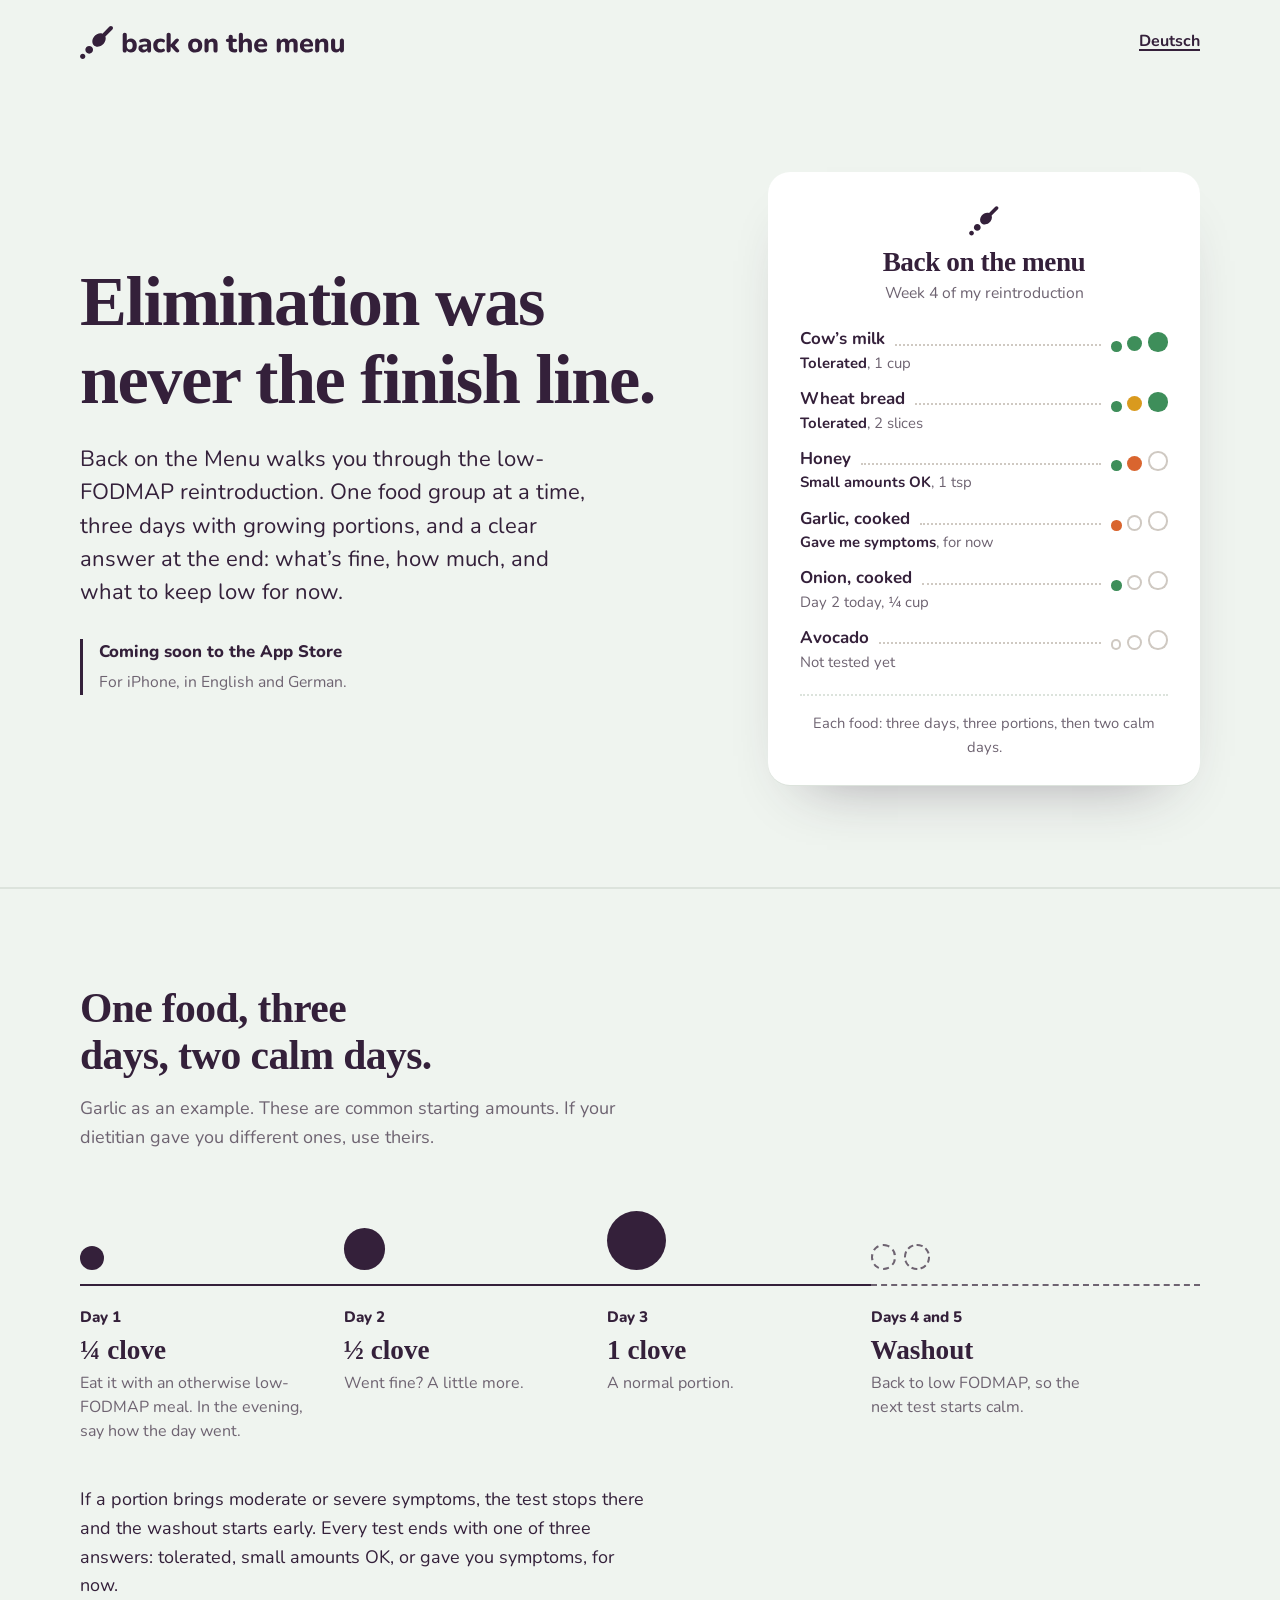
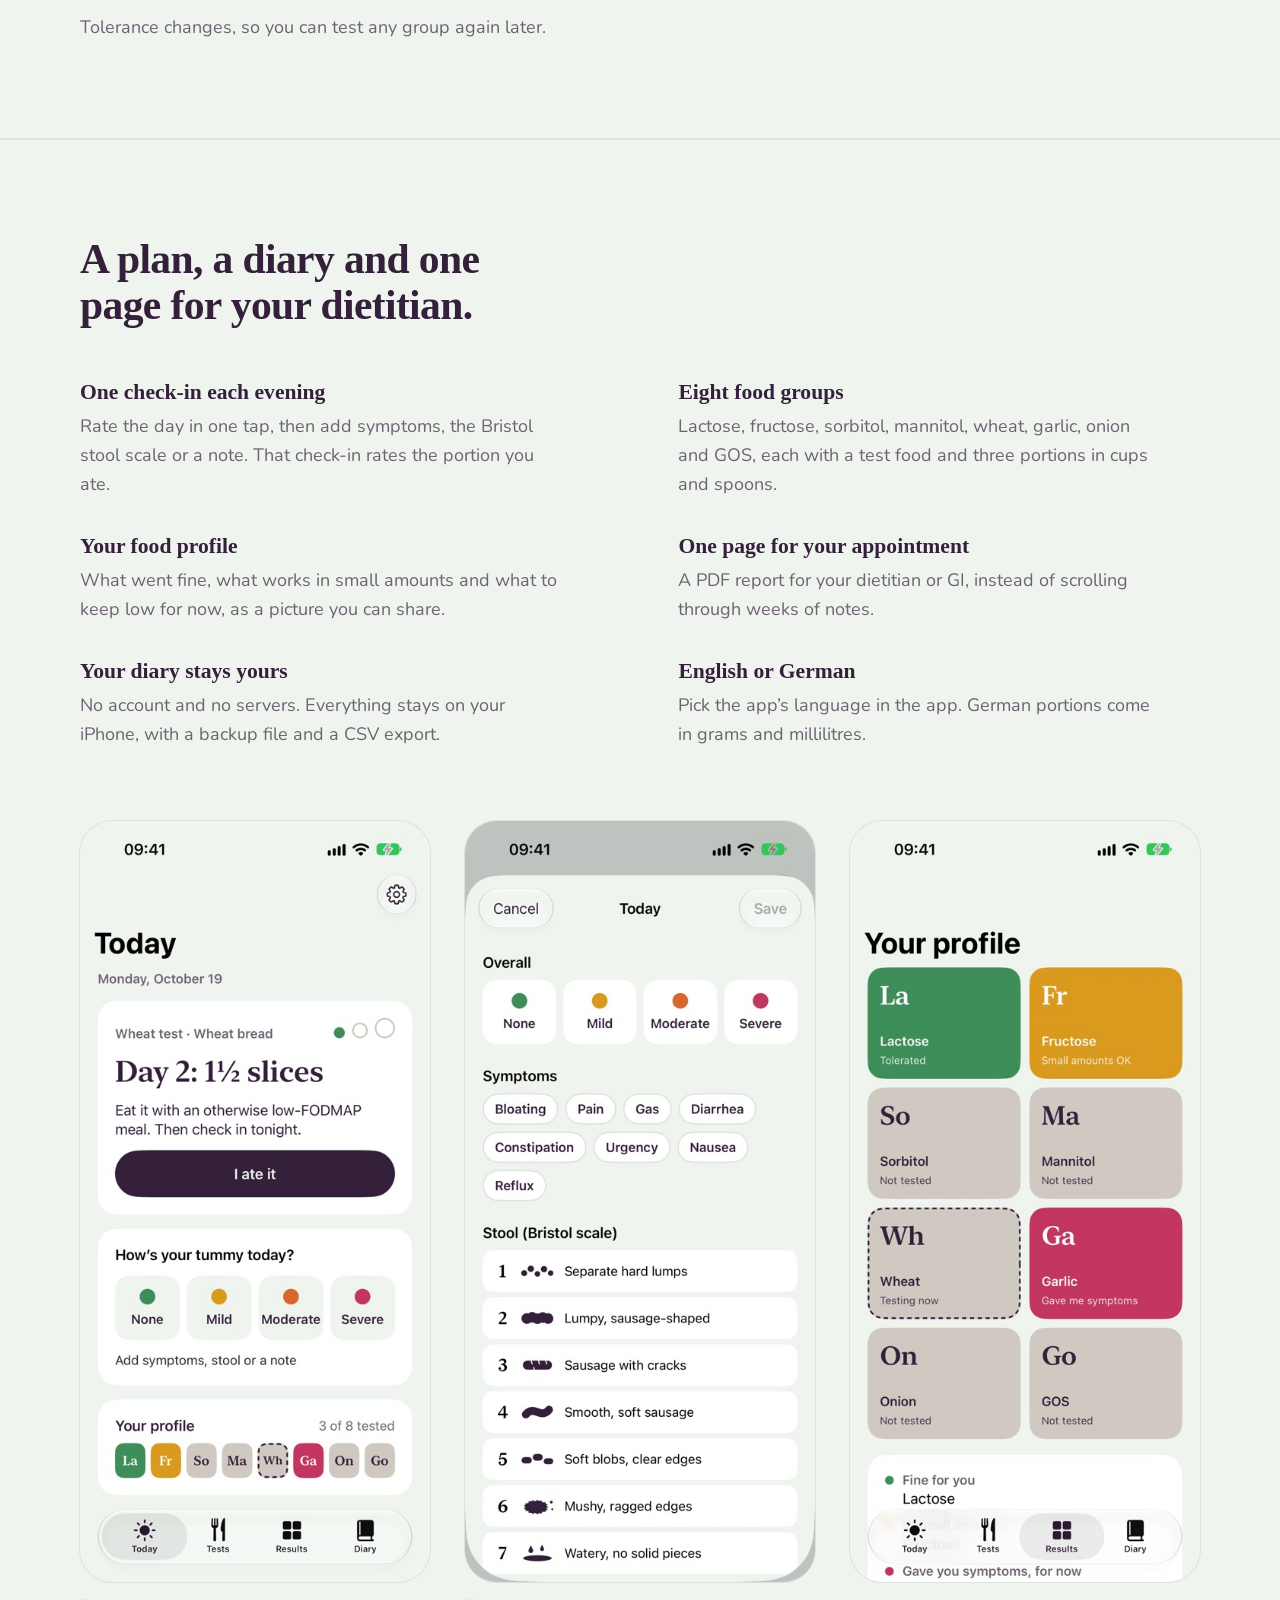
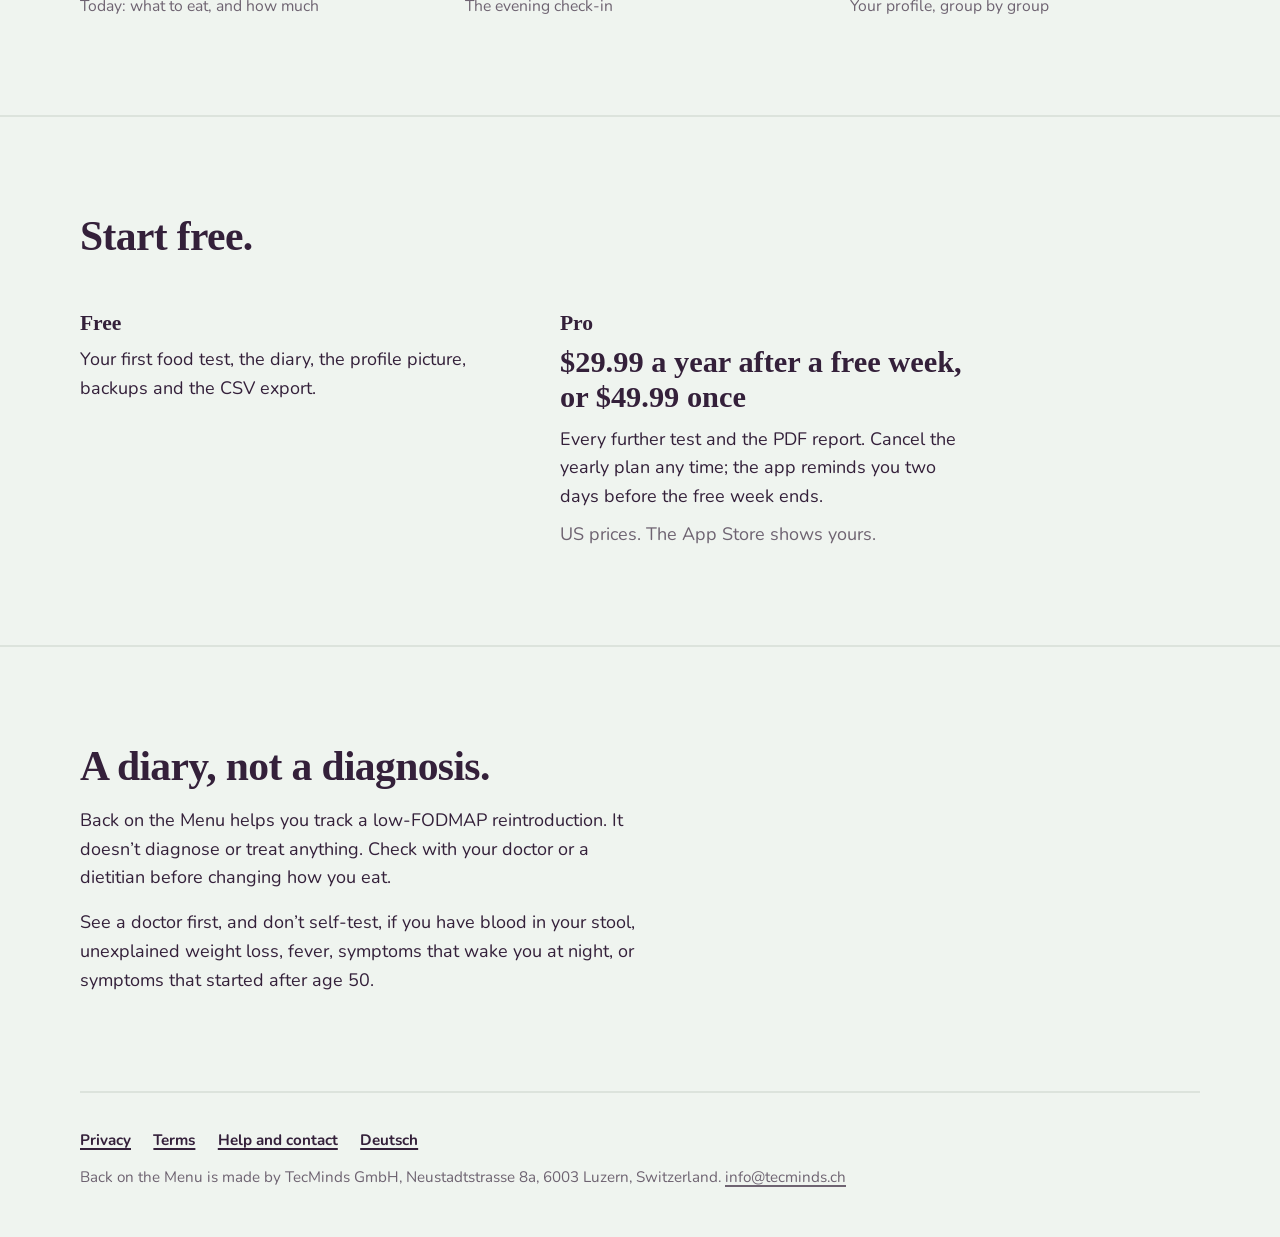
<file: index.html>
<!doctype html>
<html lang="en">
<head>
<meta charset="utf-8">
<meta name="viewport" content="width=device-width, initial-scale=1">
<title>Back on the Menu: your low-FODMAP reintroduction, one food at a time</title>
<meta name="description" content="Back on the Menu guides you through the low-FODMAP reintroduction on iPhone: one food group at a time, three days with growing portions, an evening check-in, and a one-page report for your dietitian. No account; your diary stays on your phone.">
<link rel="alternate" hreflang="en" href="https://tobiasosdev.github.io/back-on-the-menu-site/">
<link rel="alternate" hreflang="de" href="https://tobiasosdev.github.io/back-on-the-menu-site/de/">
<meta property="og:title" content="Back on the Menu: elimination was never the finish line">
<meta property="og:description" content="Get your foods back, one at a time. Three days, three portions, a clear answer for each FODMAP group.">
<meta property="og:image" content="https://tobiasosdev.github.io/back-on-the-menu-site/img/og.png">
<meta property="og:type" content="website">
<meta name="theme-color" content="#EFF4EF" media="(prefers-color-scheme: light)">
<meta name="theme-color" content="#1C1620" media="(prefers-color-scheme: dark)">
<link rel="icon" href="favicon.svg" type="image/svg+xml">
<link rel="icon" href="img/favicon-32.png" sizes="32x32">
<link rel="apple-touch-icon" href="img/icon-180.png">
<link rel="preload" href="fonts/nunito.woff2" as="font" type="font/woff2" crossorigin>
<link rel="stylesheet" href="style.css">
</head>
<body>
<a class="skip" href="#main">Skip to content</a>
<header class="wrap top">
  <a class="lockup" href="./" aria-label="Back on the Menu, home">
    <picture>
      <source srcset="img/lockup-dark.svg" media="(prefers-color-scheme: dark)">
      <img src="img/lockup.svg" alt="Back on the Menu" width="264" height="33">
    </picture>
  </a>
  <nav><a href="de/" hreflang="de" lang="de">Deutsch</a></nav>
</header>

<main id="main">
  <section class="wrap hero">
    <div class="hero-text">
      <h1>Elimination was never the finish line.</h1>
      <p class="lead">Back on the Menu walks you through the low-FODMAP reintroduction. One food group at a time, three days with growing portions, and a clear answer at the end: what’s fine, how much, and what to keep low for now.</p>
      <p class="soon"><b>Coming soon to the App Store</b><span>For iPhone, in English and German.</span></p>
    </div>

    <figure class="menu" aria-label="Example: a food profile in week 4 of a reintroduction">
      <div class="menu-head">
        <svg viewBox="0 0 64 64" aria-hidden="true"><path d="M 11.817 52.183 C 10.06 50.426 7.211 50.426 5.453 52.183 C 3.696 53.94 3.696 56.789 5.453 58.547 C 7.211 60.304 10.06 60.304 11.817 58.547 C 13.574 56.789 13.574 53.94 11.817 52.183 Z M 24.191 39.809 C 21.653 37.27 17.538 37.27 14.999 39.809 C 12.461 42.347 12.461 46.462 14.999 49.001 C 17.538 51.539 21.653 51.539 24.191 49.001 C 26.73 46.462 26.73 42.347 24.191 39.809 Z M 46.967 21.983 L 58.84 10.11 C 60.207 8.743 60.207 6.527 58.84 5.16 C 57.473 3.793 55.257 3.793 53.89 5.16 L 42.017 17.033 C 37.317 15.326 31.281 17.586 27.682 22.401 C 24.083 27.217 23.953 33.206 27.373 36.627 C 30.794 40.047 36.783 39.917 41.599 36.318 C 46.414 32.719 48.674 26.683 46.967 21.983 Z"/></svg>
        <h2>Back on the menu</h2>
        <p>Week 4 of my reintroduction</p>
      </div>
      <ol>
        <li style="--r:2">
          <span class="food">Cow’s milk</span><span class="lead-dots"></span>
          <span class="dots" role="img" aria-label="Three portions, no symptoms"><i class="dot none" style="--i:0"></i><i class="dot none" style="--i:1"></i><i class="dot none" style="--i:2"></i></span>
          <span class="result"><b>Tolerated</b>, 1 cup</span>
        </li>
        <li style="--r:5">
          <span class="food">Wheat bread</span><span class="lead-dots"></span>
          <span class="dots" role="img" aria-label="Three portions, mild symptoms after the second"><i class="dot none" style="--i:3"></i><i class="dot mild" style="--i:4"></i><i class="dot none" style="--i:5"></i></span>
          <span class="result"><b>Tolerated</b>, 2 slices</span>
        </li>
        <li style="--r:7">
          <span class="food">Honey</span><span class="lead-dots"></span>
          <span class="dots" role="img" aria-label="First portion fine, moderate symptoms after the second"><i class="dot none" style="--i:6"></i><i class="dot moderate" style="--i:7"></i><i class="dot"></i></span>
          <span class="result"><b>Small amounts OK</b>, 1 tsp</span>
        </li>
        <li style="--r:8">
          <span class="food">Garlic, cooked</span><span class="lead-dots"></span>
          <span class="dots" role="img" aria-label="Moderate symptoms after the first portion"><i class="dot moderate" style="--i:8"></i><i class="dot"></i><i class="dot"></i></span>
          <span class="result"><b>Gave me symptoms</b>, for now</span>
        </li>
        <li style="--r:9">
          <span class="food">Onion, cooked</span><span class="lead-dots"></span>
          <span class="dots" role="img" aria-label="First portion fine, test running"><i class="dot none" style="--i:9"></i><i class="dot"></i><i class="dot"></i></span>
          <span class="result">Day 2 today, ¼ cup</span>
        </li>
        <li style="--r:10">
          <span class="food">Avocado</span><span class="lead-dots"></span>
          <span class="dots" role="img" aria-label="Not tested yet"><i class="dot"></i><i class="dot"></i><i class="dot"></i></span>
          <span class="result">Not tested yet</span>
        </li>
      </ol>
      <p class="menu-foot">Each food: three days, three portions, then two calm days.</p>
    </figure>
  </section>

  <section class="section">
    <div class="wrap">
      <div class="intro">
        <h2>One food, three days, two calm days.</h2>
        <p class="muted">Garlic as an example. These are common starting amounts. If your dietitian gave you different ones, use theirs.</p>
      </div>
      <ol class="days">
        <li><span class="plate" aria-hidden="true"><span></span></span><span class="when">Day 1</span><span class="amount">¼ clove</span><span class="what">Eat it with an otherwise low-FODMAP meal. In the evening, say how the day went.</span></li>
        <li><span class="plate" aria-hidden="true"><span></span></span><span class="when">Day 2</span><span class="amount">½ clove</span><span class="what">Went fine? A little more.</span></li>
        <li><span class="plate" aria-hidden="true"><span></span></span><span class="when">Day 3</span><span class="amount">1 clove</span><span class="what">A normal portion.</span></li>
        <li><span class="plate rest" aria-hidden="true"><span></span><span></span></span><span class="when">Days 4 and 5</span><span class="amount">Washout</span><span class="what">Back to low FODMAP, so the next test starts calm.</span></li>
      </ol>
      <div class="after">
        <p>If a portion brings moderate or severe symptoms, the test stops there and the washout starts early. Every test ends with one of three answers: tolerated, small amounts OK, or gave you symptoms, for now.</p>
        <p class="muted">Tolerance changes, so you can test any group again later.</p>
      </div>
    </div>
  </section>

  <section class="section">
    <div class="wrap">
      <div class="intro">
        <h2>A plan, a diary and one page for your dietitian.</h2>
      </div>
      <dl class="inside">
        <div><dt>One check-in each evening</dt><dd>Rate the day in one tap, then add symptoms, the Bristol stool scale or a note. That check-in rates the portion you ate.</dd></div>
        <div><dt>Eight food groups</dt><dd>Lactose, fructose, sorbitol, mannitol, wheat, garlic, onion and GOS, each with a test food and three portions in cups and spoons.</dd></div>
        <div><dt>Your food profile</dt><dd>What went fine, what works in small amounts and what to keep low for now, as a picture you can share.</dd></div>
        <div><dt>One page for your appointment</dt><dd>A PDF report for your dietitian or GI, instead of scrolling through weeks of notes.</dd></div>
        <div><dt>Your diary stays yours</dt><dd>No account and no servers. Everything stays on your iPhone, with a backup file and a CSV export.</dd></div>
        <div><dt>English or German</dt><dd>Pick the app’s language in the app. German portions come in grams and millilitres.</dd></div>
      </dl>
      <div class="shots">
        <figure><img src="img/en-today.jpg" width="460" height="1000" alt="Today screen: day 2 of the wheat test, 1½ slices, with an I ate it button and the evening check-in below" loading="lazy"><figcaption>Today: what to eat, and how much</figcaption></figure>
        <figure><img src="img/en-checkin.jpg" width="460" height="1000" alt="Check-in screen: overall severity from none to severe, symptoms, and the Bristol stool scale" loading="lazy"><figcaption>The evening check-in</figcaption></figure>
        <figure><img src="img/en-results.jpg" width="460" height="1000" alt="Profile screen: tiles for the eight food groups, coloured by result" loading="lazy"><figcaption>Your profile, group by group</figcaption></figure>
      </div>
    </div>
  </section>

  <section class="section">
    <div class="wrap">
      <div class="intro">
        <h2>Start free.</h2>
      </div>
      <div class="price">
        <div>
          <h3>Free</h3>
          <p>Your first food test, the diary, the profile picture, backups and the CSV export.</p>
        </div>
        <div>
          <h3>Pro</h3>
          <p class="amount">$29.99 a year after a free week, or $49.99 once</p>
          <p>Every further test and the PDF report. Cancel the yearly plan any time; the app reminds you two days before the free week ends.</p>
          <p class="muted">US prices. The App Store shows yours.</p>
        </div>
      </div>
    </div>
  </section>

  <section class="section">
    <div class="wrap">
      <div class="safety">
        <h2>A diary, not a diagnosis.</h2>
        <p>Back on the Menu helps you track a low-FODMAP reintroduction. It doesn’t diagnose or treat anything. Check with your doctor or a dietitian before changing how you eat.</p>
        <p>See a doctor first, and don’t self-test, if you have blood in your stool, unexplained weight loss, fever, symptoms that wake you at night, or symptoms that started after age 50.</p>
      </div>
    </div>
  </section>
</main>

<footer class="wrap foot">
  <nav><a href="privacy.html">Privacy</a><a href="terms.html">Terms</a><a href="support.html">Help and contact</a><a href="de/" hreflang="de" lang="de">Deutsch</a></nav>
  <p>Back on the Menu is made by TecMinds GmbH, Neustadtstrasse 8a, 6003 Luzern, Switzerland. <a href="mailto:info@tecminds.ch">info@tecminds.ch</a></p>
</footer>
</body>
</html>
</file>
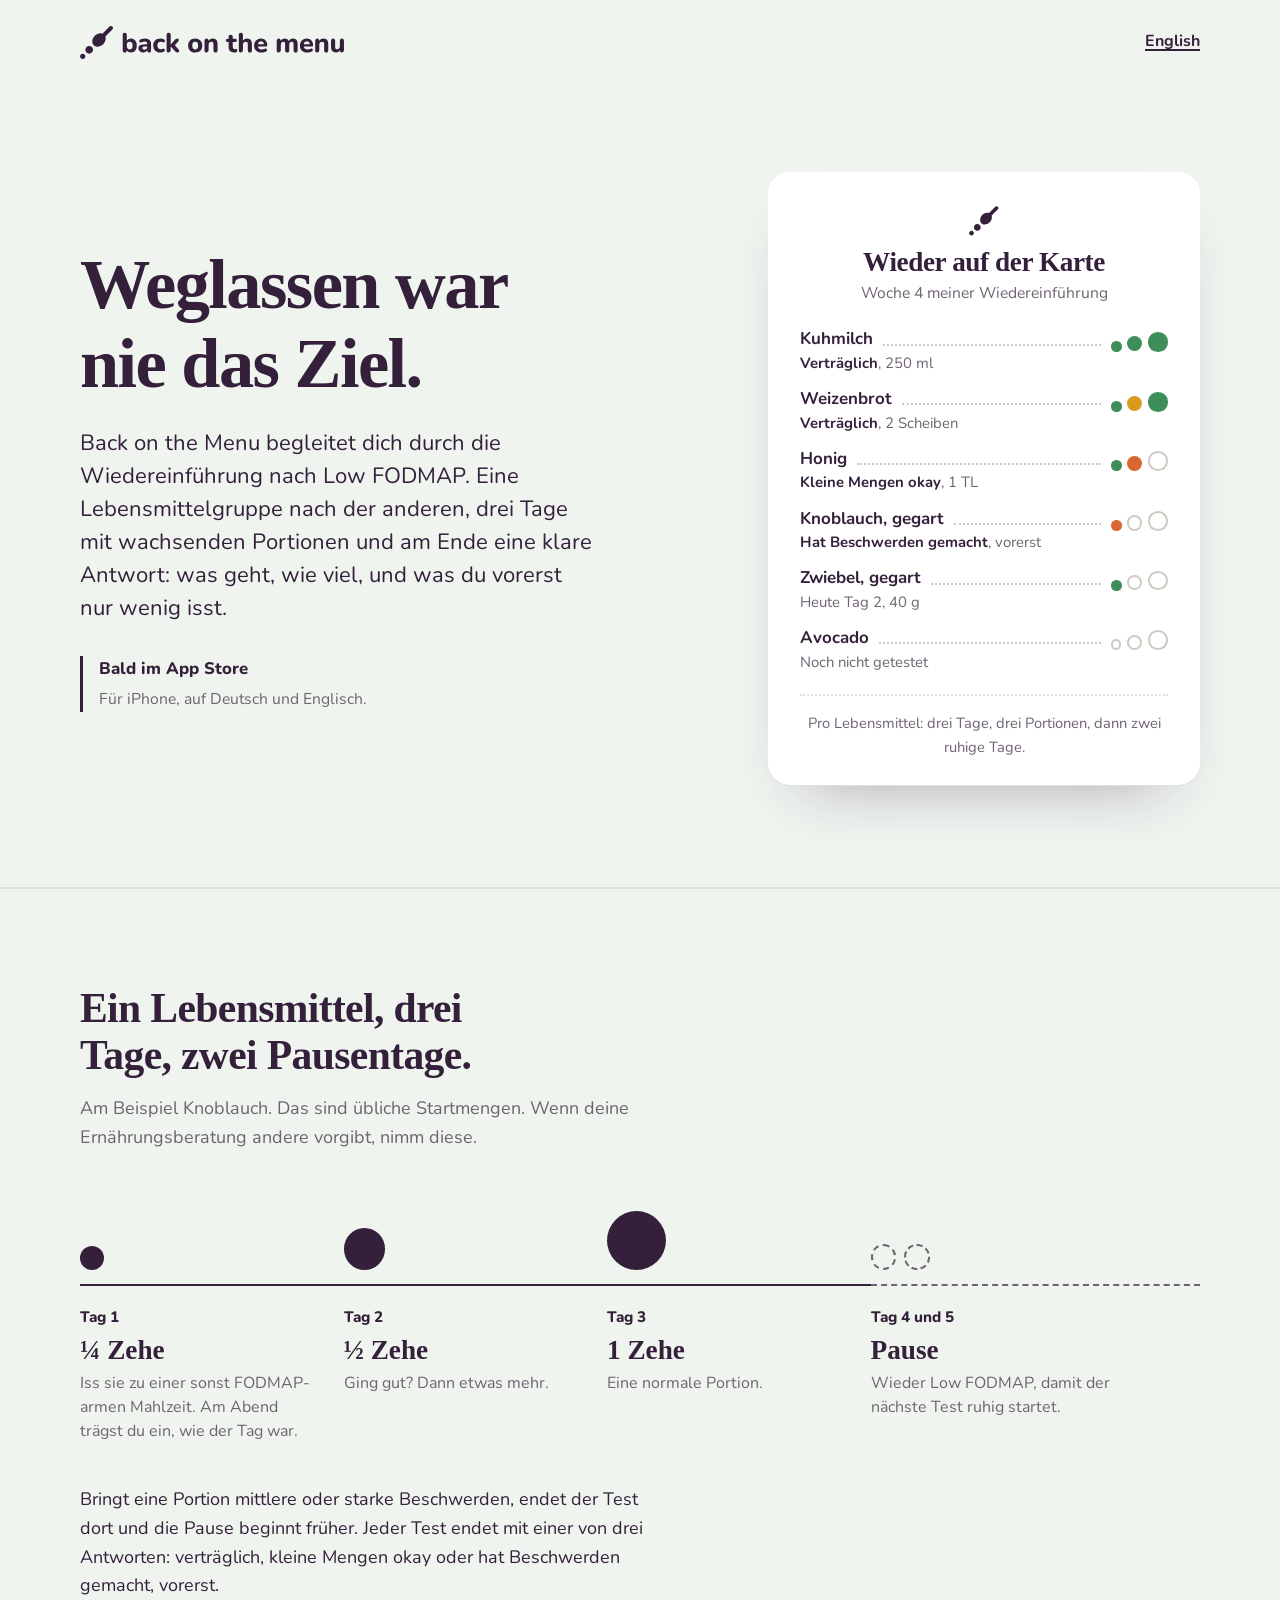
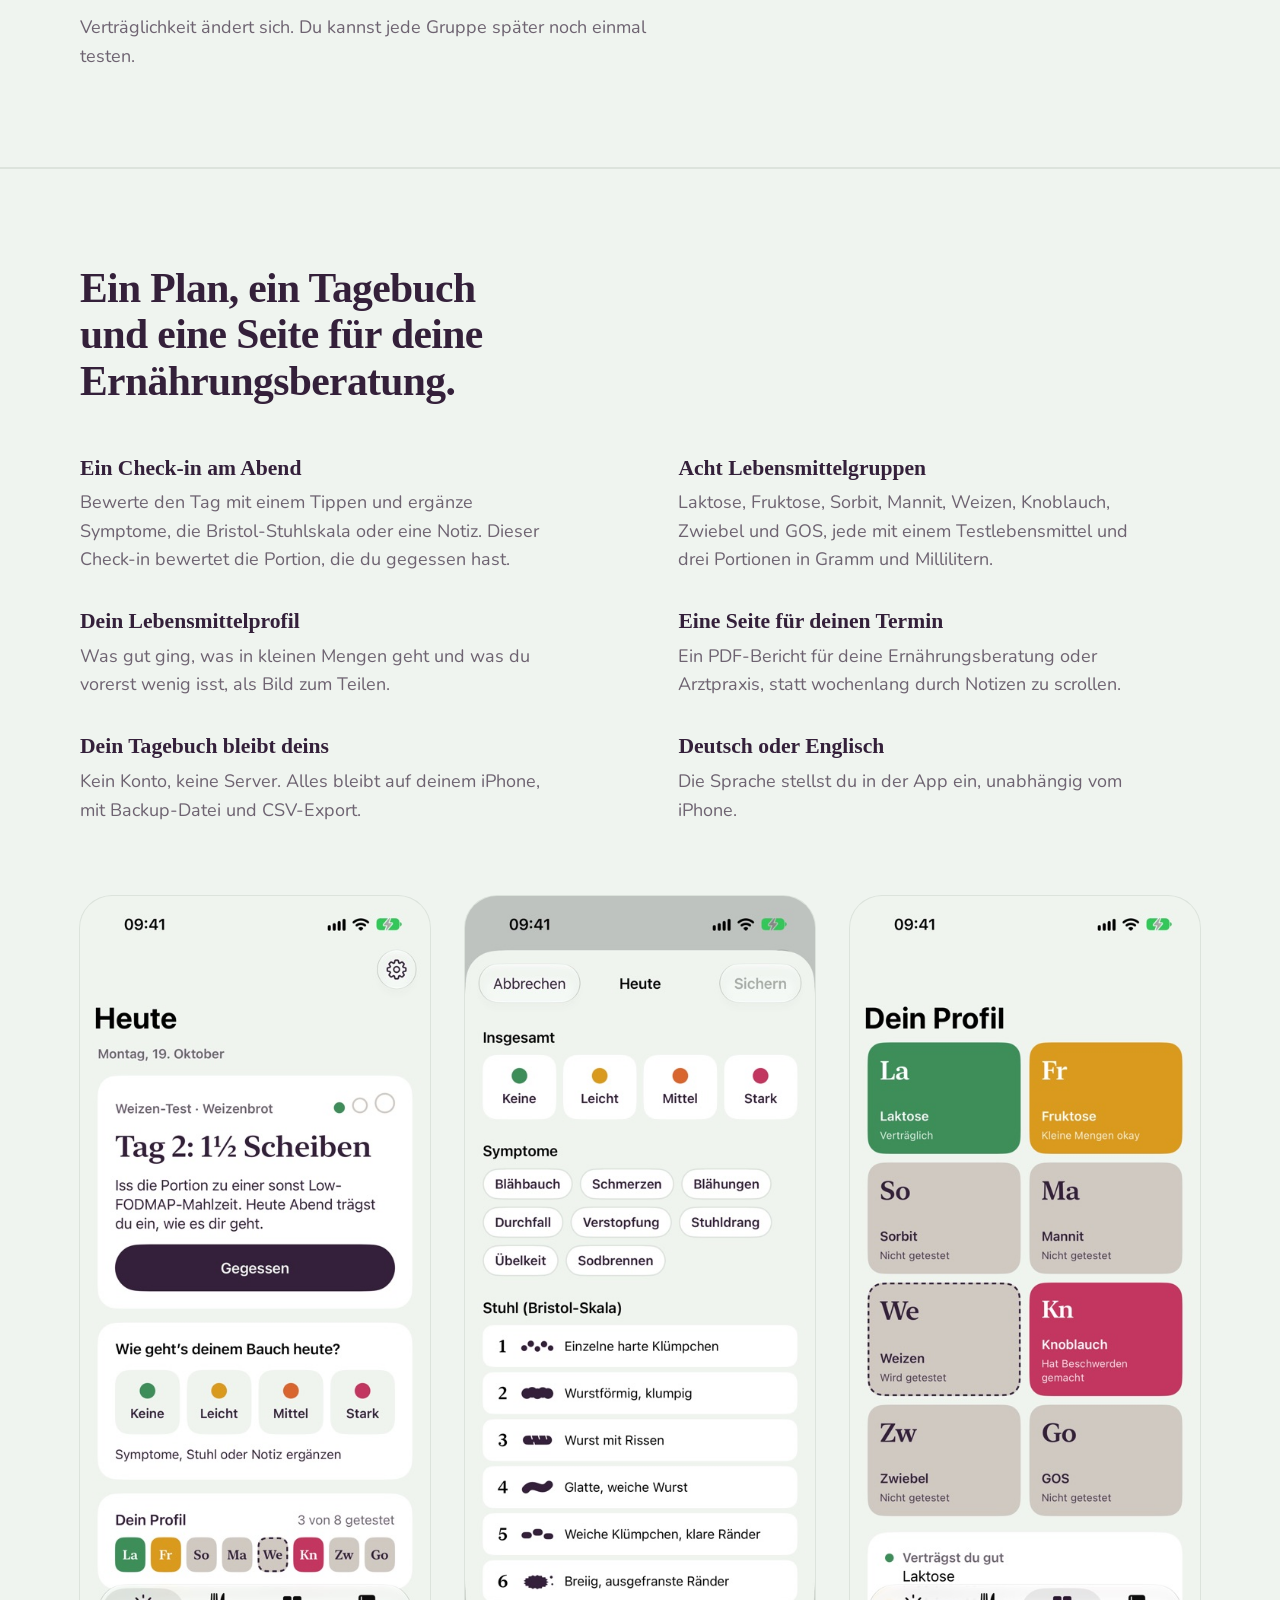
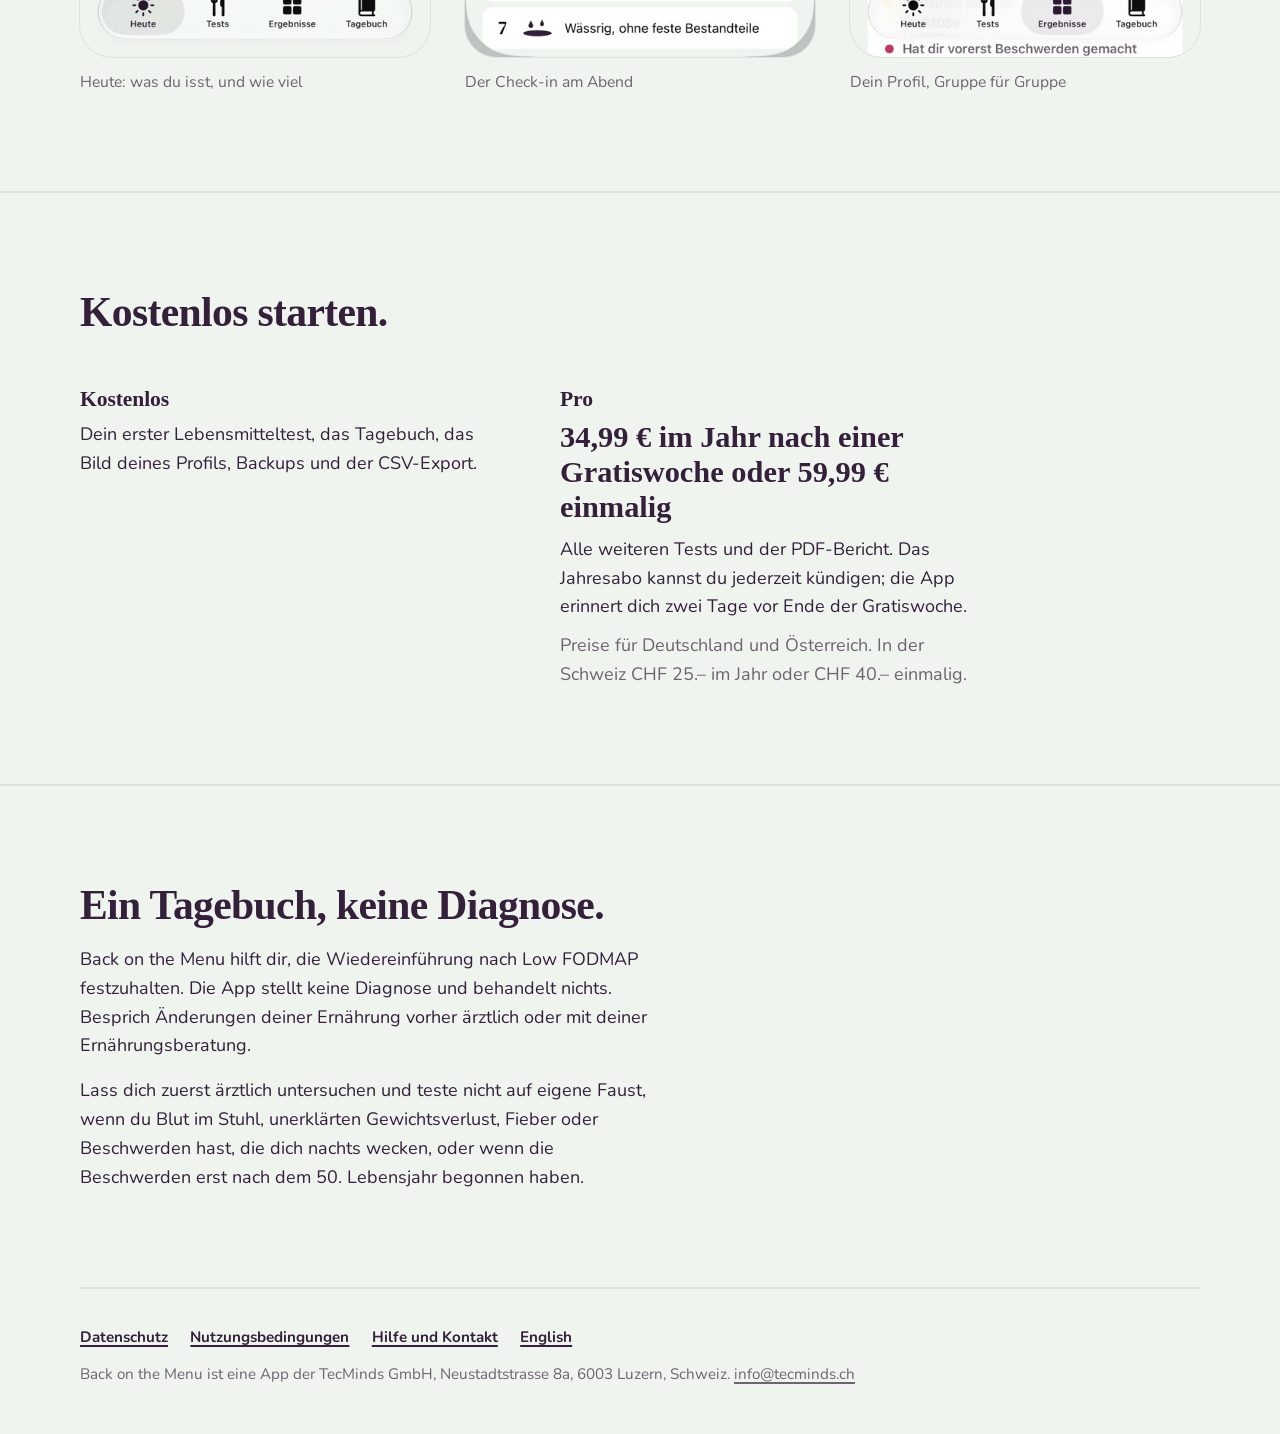
<file: de/index.html>
<!doctype html>
<html lang="de">
<head>
<meta charset="utf-8">
<meta name="viewport" content="width=device-width, initial-scale=1">
<title>Back on the Menu: FODMAP-Wiedereinführung, ein Lebensmittel nach dem anderen</title>
<meta name="description" content="Back on the Menu begleitet dich auf dem iPhone durch die Wiedereinführung nach Low FODMAP: eine Gruppe nach der anderen, drei Tage mit wachsenden Portionen, ein Check-in am Abend und eine Seite für deine Ernährungsberatung. Kein Konto, dein Tagebuch bleibt auf dem Handy.">
<link rel="alternate" hreflang="en" href="https://tobiasosdev.github.io/back-on-the-menu-site/">
<link rel="alternate" hreflang="de" href="https://tobiasosdev.github.io/back-on-the-menu-site/de/">
<meta property="og:title" content="Back on the Menu: Weglassen war nie das Ziel">
<meta property="og:description" content="Hol dir deine Lebensmittel zurück, eins nach dem anderen. Drei Tage, drei Portionen, eine klare Antwort für jede FODMAP-Gruppe.">
<meta property="og:image" content="https://tobiasosdev.github.io/back-on-the-menu-site/img/og-de.png">
<meta property="og:type" content="website">
<meta name="theme-color" content="#EFF4EF" media="(prefers-color-scheme: light)">
<meta name="theme-color" content="#1C1620" media="(prefers-color-scheme: dark)">
<link rel="icon" href="../favicon.svg" type="image/svg+xml">
<link rel="icon" href="../img/favicon-32.png" sizes="32x32">
<link rel="apple-touch-icon" href="../img/icon-180.png">
<link rel="preload" href="../fonts/nunito.woff2" as="font" type="font/woff2" crossorigin>
<link rel="stylesheet" href="../style.css">
</head>
<body>
<a class="skip" href="#main">Zum Inhalt</a>
<header class="wrap top">
  <a class="lockup" href="./" aria-label="Back on the Menu, Startseite">
    <picture>
      <source srcset="../img/lockup-dark.svg" media="(prefers-color-scheme: dark)">
      <img src="../img/lockup.svg" alt="Back on the Menu" width="264" height="33">
    </picture>
  </a>
  <nav><a href="../" hreflang="en" lang="en">English</a></nav>
</header>

<main id="main">
  <section class="wrap hero">
    <div class="hero-text">
      <h1>Weglassen war nie das Ziel.</h1>
      <p class="lead">Back on the Menu begleitet dich durch die Wiedereinführung nach Low FODMAP. Eine Lebensmittelgruppe nach der anderen, drei Tage mit wachsenden Portionen und am Ende eine klare Antwort: was geht, wie viel, und was du vorerst nur wenig isst.</p>
      <p class="soon"><b>Bald im App Store</b><span>Für iPhone, auf Deutsch und Englisch.</span></p>
    </div>

    <figure class="menu" aria-label="Beispiel: ein Lebensmittelprofil in Woche 4 der Wiedereinführung">
      <div class="menu-head">
        <svg viewBox="0 0 64 64" aria-hidden="true"><path d="M 11.817 52.183 C 10.06 50.426 7.211 50.426 5.453 52.183 C 3.696 53.94 3.696 56.789 5.453 58.547 C 7.211 60.304 10.06 60.304 11.817 58.547 C 13.574 56.789 13.574 53.94 11.817 52.183 Z M 24.191 39.809 C 21.653 37.27 17.538 37.27 14.999 39.809 C 12.461 42.347 12.461 46.462 14.999 49.001 C 17.538 51.539 21.653 51.539 24.191 49.001 C 26.73 46.462 26.73 42.347 24.191 39.809 Z M 46.967 21.983 L 58.84 10.11 C 60.207 8.743 60.207 6.527 58.84 5.16 C 57.473 3.793 55.257 3.793 53.89 5.16 L 42.017 17.033 C 37.317 15.326 31.281 17.586 27.682 22.401 C 24.083 27.217 23.953 33.206 27.373 36.627 C 30.794 40.047 36.783 39.917 41.599 36.318 C 46.414 32.719 48.674 26.683 46.967 21.983 Z"/></svg>
        <h2>Wieder auf der Karte</h2>
        <p>Woche 4 meiner Wiedereinführung</p>
      </div>
      <ol>
        <li style="--r:2">
          <span class="food">Kuhmilch</span><span class="lead-dots"></span>
          <span class="dots" role="img" aria-label="Drei Portionen, keine Beschwerden"><i class="dot none" style="--i:0"></i><i class="dot none" style="--i:1"></i><i class="dot none" style="--i:2"></i></span>
          <span class="result"><b>Verträglich</b>, 250 ml</span>
        </li>
        <li style="--r:5">
          <span class="food">Weizenbrot</span><span class="lead-dots"></span>
          <span class="dots" role="img" aria-label="Drei Portionen, leichte Beschwerden nach der zweiten"><i class="dot none" style="--i:3"></i><i class="dot mild" style="--i:4"></i><i class="dot none" style="--i:5"></i></span>
          <span class="result"><b>Verträglich</b>, 2 Scheiben</span>
        </li>
        <li style="--r:7">
          <span class="food">Honig</span><span class="lead-dots"></span>
          <span class="dots" role="img" aria-label="Erste Portion gut, mittlere Beschwerden nach der zweiten"><i class="dot none" style="--i:6"></i><i class="dot moderate" style="--i:7"></i><i class="dot"></i></span>
          <span class="result"><b>Kleine Mengen okay</b>, 1 TL</span>
        </li>
        <li style="--r:8">
          <span class="food">Knoblauch, gegart</span><span class="lead-dots"></span>
          <span class="dots" role="img" aria-label="Mittlere Beschwerden nach der ersten Portion"><i class="dot moderate" style="--i:8"></i><i class="dot"></i><i class="dot"></i></span>
          <span class="result"><b>Hat Beschwerden gemacht</b>, vorerst</span>
        </li>
        <li style="--r:9">
          <span class="food">Zwiebel, gegart</span><span class="lead-dots"></span>
          <span class="dots" role="img" aria-label="Erste Portion gut, Test läuft"><i class="dot none" style="--i:9"></i><i class="dot"></i><i class="dot"></i></span>
          <span class="result">Heute Tag 2, 40 g</span>
        </li>
        <li style="--r:10">
          <span class="food">Avocado</span><span class="lead-dots"></span>
          <span class="dots" role="img" aria-label="Noch nicht getestet"><i class="dot"></i><i class="dot"></i><i class="dot"></i></span>
          <span class="result">Noch nicht getestet</span>
        </li>
      </ol>
      <p class="menu-foot">Pro Lebensmittel: drei Tage, drei Portionen, dann zwei ruhige Tage.</p>
    </figure>
  </section>

  <section class="section">
    <div class="wrap">
      <div class="intro">
        <h2>Ein Lebensmittel, drei Tage, zwei Pausentage.</h2>
        <p class="muted">Am Beispiel Knoblauch. Das sind übliche Startmengen. Wenn deine Ernährungsberatung andere vorgibt, nimm diese.</p>
      </div>
      <ol class="days">
        <li><span class="plate" aria-hidden="true"><span></span></span><span class="when">Tag 1</span><span class="amount">¼ Zehe</span><span class="what">Iss sie zu einer sonst FODMAP-armen Mahlzeit. Am Abend trägst du ein, wie der Tag war.</span></li>
        <li><span class="plate" aria-hidden="true"><span></span></span><span class="when">Tag 2</span><span class="amount">½ Zehe</span><span class="what">Ging gut? Dann etwas mehr.</span></li>
        <li><span class="plate" aria-hidden="true"><span></span></span><span class="when">Tag 3</span><span class="amount">1 Zehe</span><span class="what">Eine normale Portion.</span></li>
        <li><span class="plate rest" aria-hidden="true"><span></span><span></span></span><span class="when">Tag 4 und 5</span><span class="amount">Pause</span><span class="what">Wieder Low FODMAP, damit der nächste Test ruhig startet.</span></li>
      </ol>
      <div class="after">
        <p>Bringt eine Portion mittlere oder starke Beschwerden, endet der Test dort und die Pause beginnt früher. Jeder Test endet mit einer von drei Antworten: verträglich, kleine Mengen okay oder hat Beschwerden gemacht, vorerst.</p>
        <p class="muted">Verträglichkeit ändert sich. Du kannst jede Gruppe später noch einmal testen.</p>
      </div>
    </div>
  </section>

  <section class="section">
    <div class="wrap">
      <div class="intro">
        <h2>Ein Plan, ein Tagebuch und eine Seite für deine Ernährungsberatung.</h2>
      </div>
      <dl class="inside">
        <div><dt>Ein Check-in am Abend</dt><dd>Bewerte den Tag mit einem Tippen und ergänze Symptome, die Bristol-Stuhlskala oder eine Notiz. Dieser Check-in bewertet die Portion, die du gegessen hast.</dd></div>
        <div><dt>Acht Lebensmittelgruppen</dt><dd>Laktose, Fruktose, Sorbit, Mannit, Weizen, Knoblauch, Zwiebel und GOS, jede mit einem Testlebensmittel und drei Portionen in Gramm und Millilitern.</dd></div>
        <div><dt>Dein Lebensmittelprofil</dt><dd>Was gut ging, was in kleinen Mengen geht und was du vorerst wenig isst, als Bild zum Teilen.</dd></div>
        <div><dt>Eine Seite für deinen Termin</dt><dd>Ein PDF-Bericht für deine Ernährungsberatung oder Arztpraxis, statt wochenlang durch Notizen zu scrollen.</dd></div>
        <div><dt>Dein Tagebuch bleibt deins</dt><dd>Kein Konto, keine Server. Alles bleibt auf deinem iPhone, mit Backup-Datei und CSV-Export.</dd></div>
        <div><dt>Deutsch oder Englisch</dt><dd>Die Sprache stellst du in der App ein, unabhängig vom iPhone.</dd></div>
      </dl>
      <div class="shots">
        <figure><img src="../img/de-today.jpg" width="460" height="1000" alt="Bildschirm Heute: Tag 2 des Weizen-Tests, 1½ Scheiben, mit dem Knopf Gegessen und dem Check-in für den Abend" loading="lazy"><figcaption>Heute: was du isst, und wie viel</figcaption></figure>
        <figure><img src="../img/de-checkin.jpg" width="460" height="1000" alt="Check-in: Gesamteindruck von keine bis stark, Symptome und die Bristol-Stuhlskala" loading="lazy"><figcaption>Der Check-in am Abend</figcaption></figure>
        <figure><img src="../img/de-results.jpg" width="460" height="1000" alt="Profil: Kacheln für die acht Lebensmittelgruppen, eingefärbt nach Ergebnis" loading="lazy"><figcaption>Dein Profil, Gruppe für Gruppe</figcaption></figure>
      </div>
    </div>
  </section>

  <section class="section">
    <div class="wrap">
      <div class="intro">
        <h2>Kostenlos starten.</h2>
      </div>
      <div class="price">
        <div>
          <h3>Kostenlos</h3>
          <p>Dein erster Lebensmitteltest, das Tagebuch, das Bild deines Profils, Backups und der CSV-Export.</p>
        </div>
        <div>
          <h3>Pro</h3>
          <p class="amount">34,99 € im Jahr nach einer Gratiswoche oder 59,99 € einmalig</p>
          <p>Alle weiteren Tests und der PDF-Bericht. Das Jahresabo kannst du jederzeit kündigen; die App erinnert dich zwei Tage vor Ende der Gratiswoche.</p>
          <p class="muted">Preise für Deutschland und Österreich. In der Schweiz CHF 25.– im Jahr oder CHF 40.– einmalig.</p>
        </div>
      </div>
    </div>
  </section>

  <section class="section">
    <div class="wrap">
      <div class="safety">
        <h2>Ein Tagebuch, keine Diagnose.</h2>
        <p>Back on the Menu hilft dir, die Wiedereinführung nach Low FODMAP festzuhalten. Die App stellt keine Diagnose und behandelt nichts. Besprich Änderungen deiner Ernährung vorher ärztlich oder mit deiner Ernährungsberatung.</p>
        <p>Lass dich zuerst ärztlich untersuchen und teste nicht auf eigene Faust, wenn du Blut im Stuhl, unerklärten Gewichtsverlust, Fieber oder Beschwerden hast, die dich nachts wecken, oder wenn die Beschwerden erst nach dem 50. Lebensjahr begonnen haben.</p>
      </div>
    </div>
  </section>
</main>

<footer class="wrap foot">
  <nav><a href="privacy.html">Datenschutz</a><a href="terms.html">Nutzungsbedingungen</a><a href="support.html">Hilfe und Kontakt</a><a href="../" hreflang="en" lang="en">English</a></nav>
  <p>Back on the Menu ist eine App der TecMinds GmbH, Neustadtstrasse 8a, 6003 Luzern, Schweiz. <a href="mailto:info@tecminds.ch">info@tecminds.ch</a></p>
</footer>
</body>
</html>
</file>
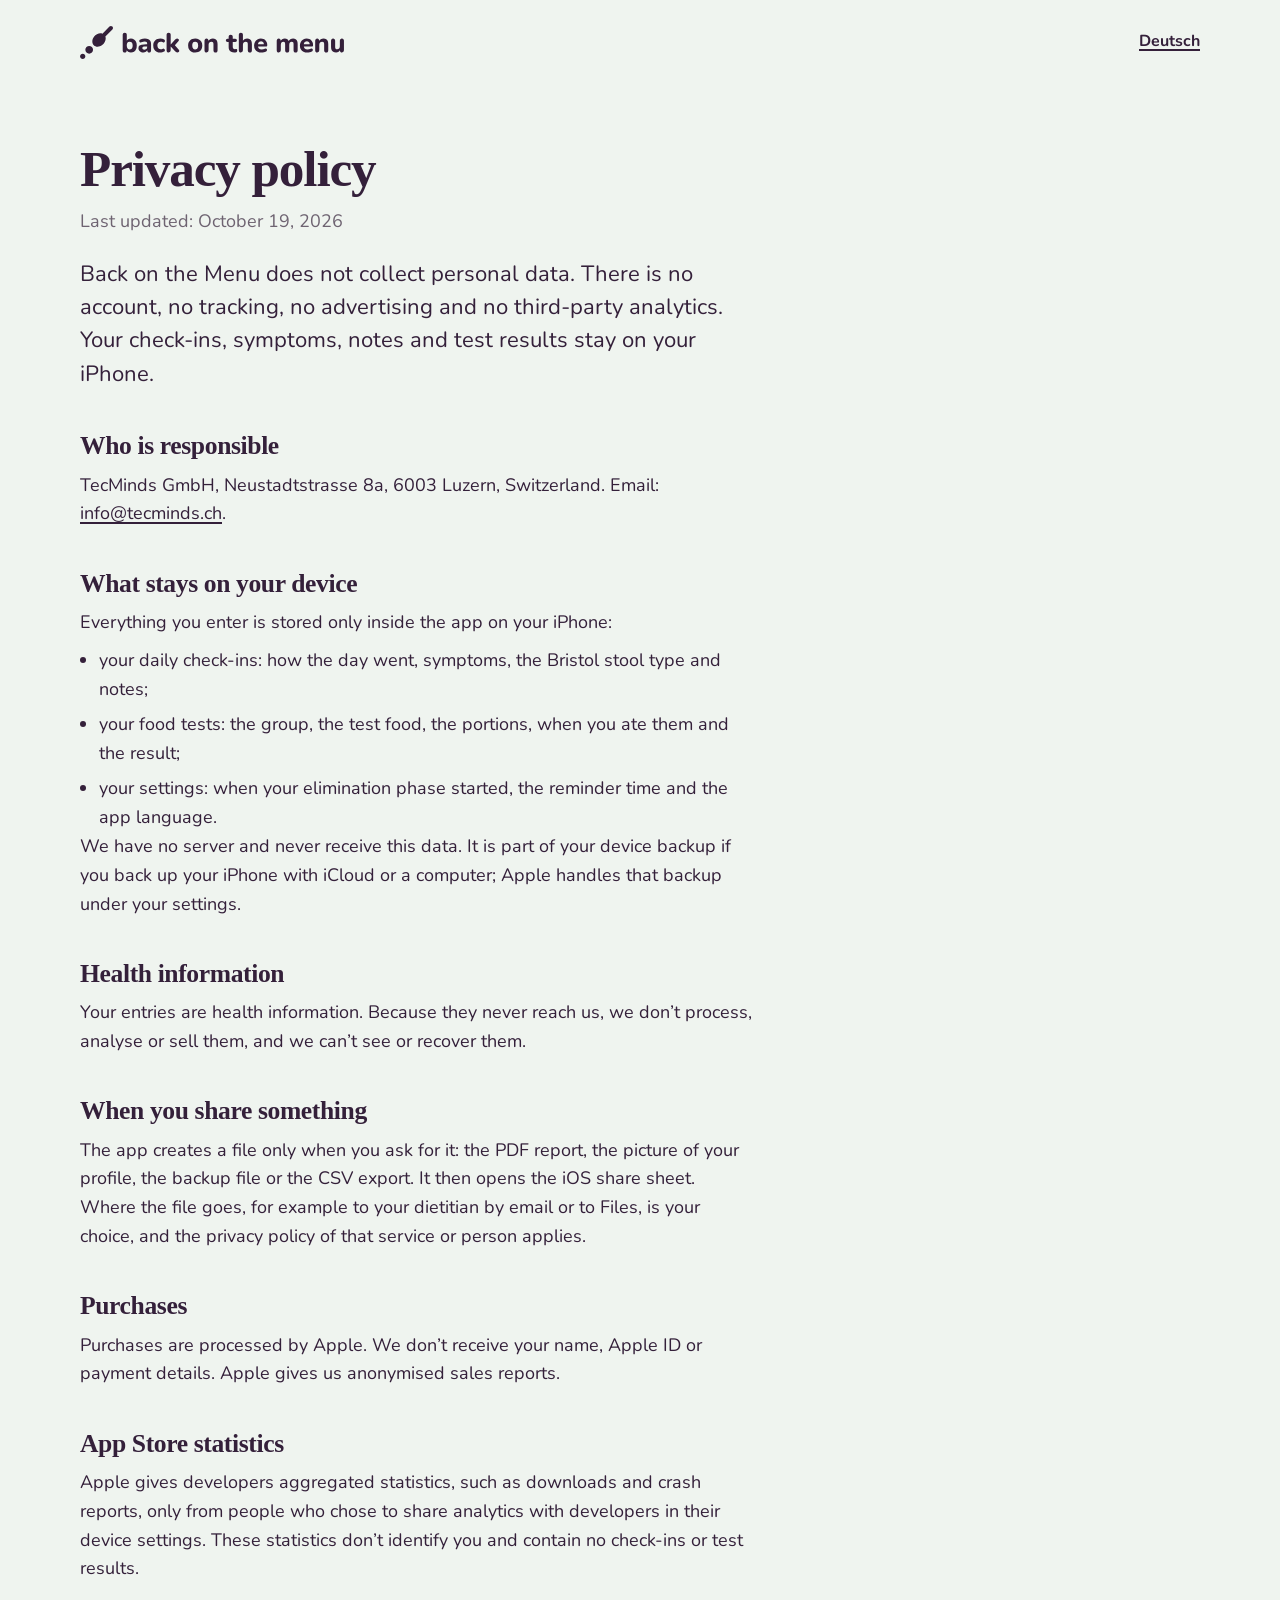
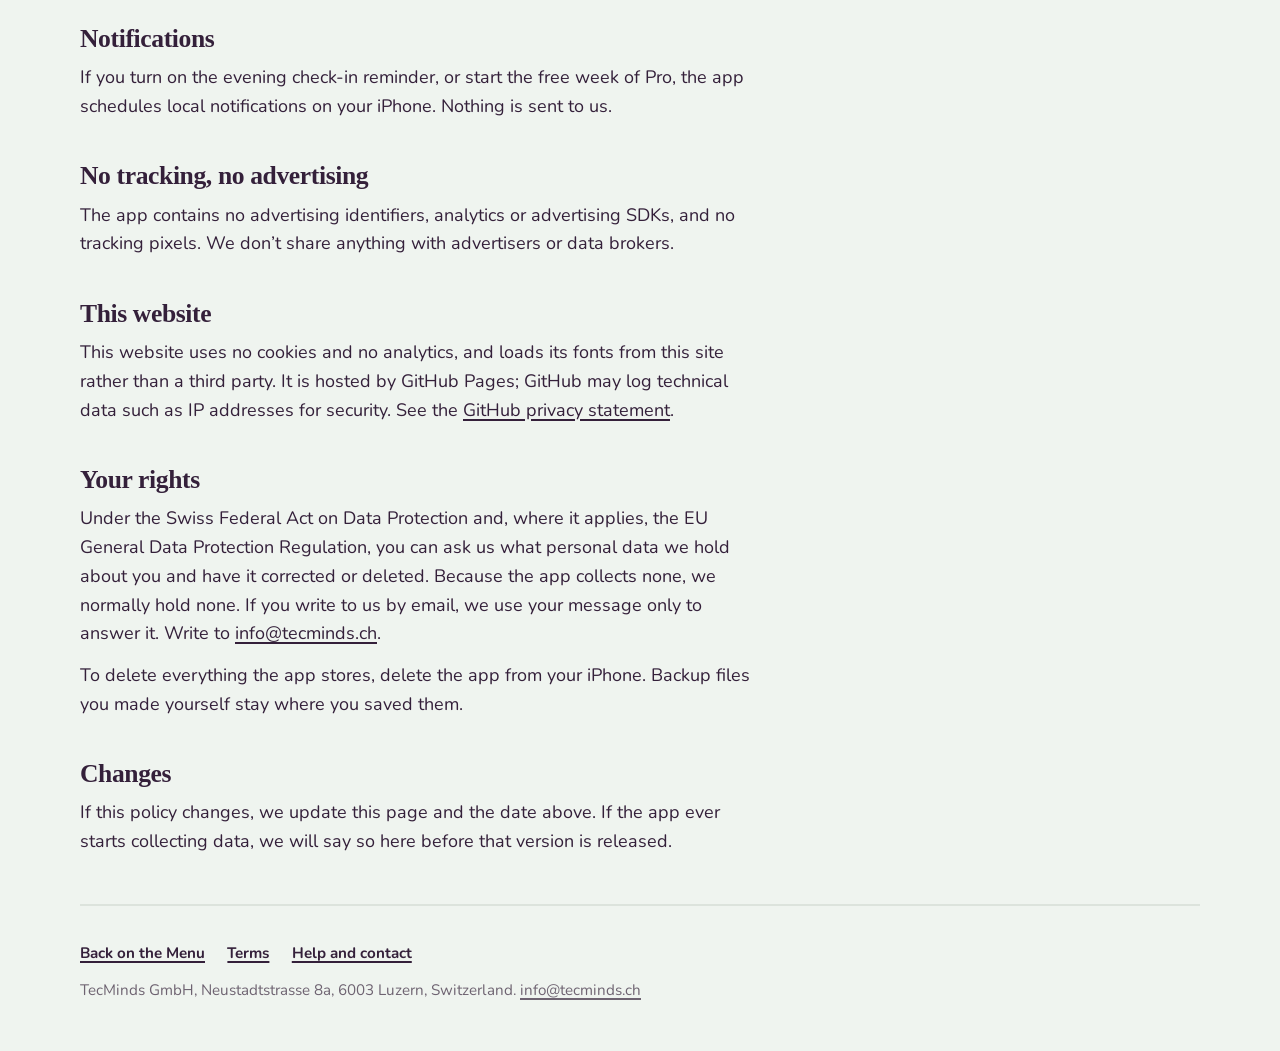
<file: privacy.html>
<!doctype html>
<html lang="en">
<head>
<meta charset="utf-8">
<meta name="viewport" content="width=device-width, initial-scale=1">
<title>Privacy policy: Back on the Menu</title>
<meta name="description" content="Back on the Menu collects no personal data. Your check-ins, symptoms and test results stay on your iPhone.">
<link rel="alternate" hreflang="en" href="https://tobiasosdev.github.io/back-on-the-menu-site/privacy.html">
<link rel="alternate" hreflang="de" href="https://tobiasosdev.github.io/back-on-the-menu-site/de/privacy.html">
<meta name="theme-color" content="#EFF4EF" media="(prefers-color-scheme: light)">
<meta name="theme-color" content="#1C1620" media="(prefers-color-scheme: dark)">
<link rel="icon" href="favicon.svg" type="image/svg+xml">
<link rel="icon" href="img/favicon-32.png" sizes="32x32">
<link rel="apple-touch-icon" href="img/icon-180.png">
<link rel="stylesheet" href="style.css">
</head>
<body>
<header class="wrap top">
  <a class="lockup" href="./" aria-label="Back on the Menu, home">
    <picture>
      <source srcset="img/lockup-dark.svg" media="(prefers-color-scheme: dark)">
      <img src="img/lockup.svg" alt="Back on the Menu" width="264" height="33">
    </picture>
  </a>
  <nav><a href="de/privacy.html" hreflang="de" lang="de">Deutsch</a></nav>
</header>

<main class="wrap">
  <article class="page">
    <h1>Privacy policy</h1>
    <p class="muted">Last updated: October 19, 2026</p>

    <p class="lead">Back on the Menu does not collect personal data. There is no account, no tracking, no advertising and no third-party analytics. Your check-ins, symptoms, notes and test results stay on your iPhone.</p>

    <h2>Who is responsible</h2>
    <p>TecMinds GmbH, Neustadtstrasse 8a, 6003 Luzern, Switzerland. Email: <a href="mailto:info@tecminds.ch">info@tecminds.ch</a>.</p>

    <h2>What stays on your device</h2>
    <p>Everything you enter is stored only inside the app on your iPhone:</p>
    <ul>
      <li>your daily check-ins: how the day went, symptoms, the Bristol stool type and notes;</li>
      <li>your food tests: the group, the test food, the portions, when you ate them and the result;</li>
      <li>your settings: when your elimination phase started, the reminder time and the app language.</li>
    </ul>
    <p>We have no server and never receive this data. It is part of your device backup if you back up your iPhone with iCloud or a computer; Apple handles that backup under your settings.</p>

    <h2>Health information</h2>
    <p>Your entries are health information. Because they never reach us, we don’t process, analyse or sell them, and we can’t see or recover them.</p>

    <h2>When you share something</h2>
    <p>The app creates a file only when you ask for it: the PDF report, the picture of your profile, the backup file or the CSV export. It then opens the iOS share sheet. Where the file goes, for example to your dietitian by email or to Files, is your choice, and the privacy policy of that service or person applies.</p>

    <h2>Purchases</h2>
    <p>Purchases are processed by Apple. We don’t receive your name, Apple ID or payment details. Apple gives us anonymised sales reports.</p>

    <h2>App Store statistics</h2>
    <p>Apple gives developers aggregated statistics, such as downloads and crash reports, only from people who chose to share analytics with developers in their device settings. These statistics don’t identify you and contain no check-ins or test results.</p>

    <h2>Notifications</h2>
    <p>If you turn on the evening check-in reminder, or start the free week of Pro, the app schedules local notifications on your iPhone. Nothing is sent to us.</p>

    <h2>No tracking, no advertising</h2>
    <p>The app contains no advertising identifiers, analytics or advertising SDKs, and no tracking pixels. We don’t share anything with advertisers or data brokers.</p>

    <h2>This website</h2>
    <p>This website uses no cookies and no analytics, and loads its fonts from this site rather than a third party. It is hosted by GitHub Pages; GitHub may log technical data such as IP addresses for security. See the <a href="https://docs.github.com/en/site-policy/privacy-policies/github-general-privacy-statement">GitHub privacy statement</a>.</p>

    <h2>Your rights</h2>
    <p>Under the Swiss Federal Act on Data Protection and, where it applies, the EU General Data Protection Regulation, you can ask us what personal data we hold about you and have it corrected or deleted. Because the app collects none, we normally hold none. If you write to us by email, we use your message only to answer it. Write to <a href="mailto:info@tecminds.ch">info@tecminds.ch</a>.</p>
    <p>To delete everything the app stores, delete the app from your iPhone. Backup files you made yourself stay where you saved them.</p>

    <h2>Changes</h2>
    <p>If this policy changes, we update this page and the date above. If the app ever starts collecting data, we will say so here before that version is released.</p>
  </article>
</main>

<footer class="wrap foot">
  <nav><a href="./">Back on the Menu</a><a href="terms.html">Terms</a><a href="support.html">Help and contact</a></nav>
  <p>TecMinds GmbH, Neustadtstrasse 8a, 6003 Luzern, Switzerland. <a href="mailto:info@tecminds.ch">info@tecminds.ch</a></p>
</footer>
</body>
</html>
</file>
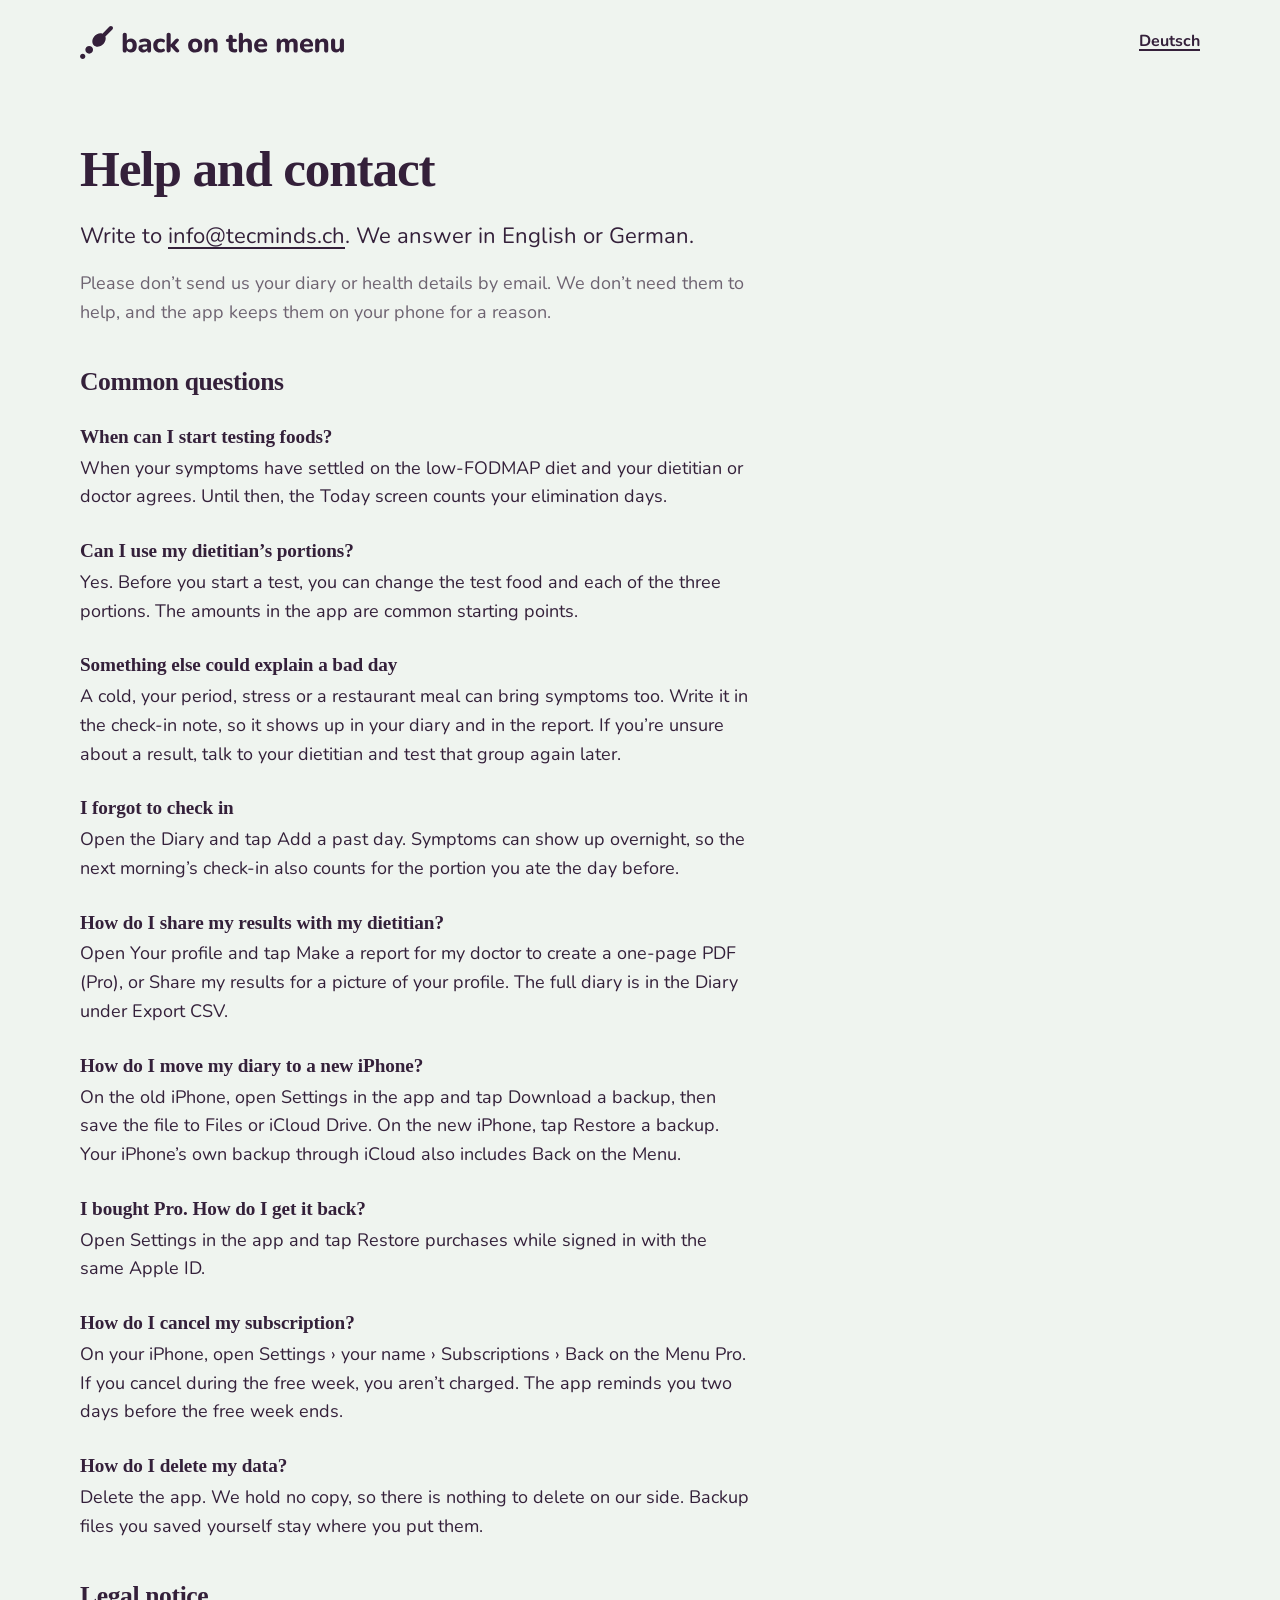
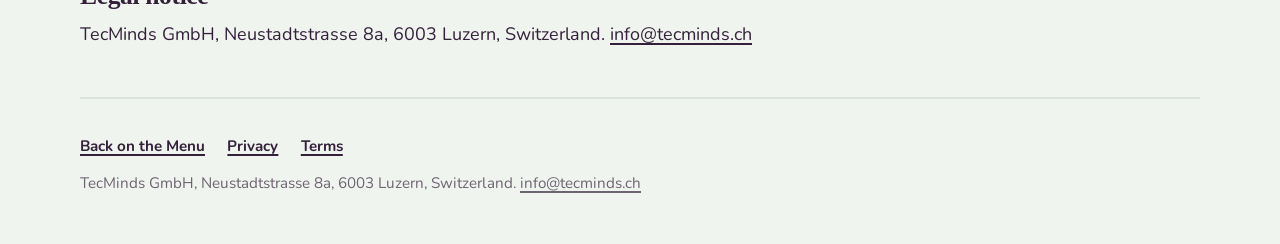
<file: support.html>
<!doctype html>
<html lang="en">
<head>
<meta charset="utf-8">
<meta name="viewport" content="width=device-width, initial-scale=1">
<title>Help and contact: Back on the Menu</title>
<meta name="description" content="Answers about Back on the Menu: portions, backups, sharing the report with your dietitian, Pro and cancelling. Write to info@tecminds.ch.">
<link rel="alternate" hreflang="en" href="https://tobiasosdev.github.io/back-on-the-menu-site/support.html">
<link rel="alternate" hreflang="de" href="https://tobiasosdev.github.io/back-on-the-menu-site/de/support.html">
<meta name="theme-color" content="#EFF4EF" media="(prefers-color-scheme: light)">
<meta name="theme-color" content="#1C1620" media="(prefers-color-scheme: dark)">
<link rel="icon" href="favicon.svg" type="image/svg+xml">
<link rel="icon" href="img/favicon-32.png" sizes="32x32">
<link rel="apple-touch-icon" href="img/icon-180.png">
<link rel="stylesheet" href="style.css">
</head>
<body>
<header class="wrap top">
  <a class="lockup" href="./" aria-label="Back on the Menu, home">
    <picture>
      <source srcset="img/lockup-dark.svg" media="(prefers-color-scheme: dark)">
      <img src="img/lockup.svg" alt="Back on the Menu" width="264" height="33">
    </picture>
  </a>
  <nav><a href="de/support.html" hreflang="de" lang="de">Deutsch</a></nav>
</header>

<main class="wrap">
  <article class="page">
    <h1>Help and contact</h1>
    <p class="lead">Write to <a href="mailto:info@tecminds.ch?subject=Back%20on%20the%20Menu">info@tecminds.ch</a>. We answer in English or German.</p>
    <p class="muted">Please don’t send us your diary or health details by email. We don’t need them to help, and the app keeps them on your phone for a reason.</p>

    <h2>Common questions</h2>

    <h3>When can I start testing foods?</h3>
    <p>When your symptoms have settled on the low-FODMAP diet and your dietitian or doctor agrees. Until then, the Today screen counts your elimination days.</p>

    <h3>Can I use my dietitian’s portions?</h3>
    <p>Yes. Before you start a test, you can change the test food and each of the three portions. The amounts in the app are common starting points.</p>

    <h3>Something else could explain a bad day</h3>
    <p>A cold, your period, stress or a restaurant meal can bring symptoms too. Write it in the check-in note, so it shows up in your diary and in the report. If you’re unsure about a result, talk to your dietitian and test that group again later.</p>

    <h3>I forgot to check in</h3>
    <p>Open the Diary and tap Add a past day. Symptoms can show up overnight, so the next morning’s check-in also counts for the portion you ate the day before.</p>

    <h3>How do I share my results with my dietitian?</h3>
    <p>Open Your profile and tap Make a report for my doctor to create a one-page PDF (Pro), or Share my results for a picture of your profile. The full diary is in the Diary under Export CSV.</p>

    <h3>How do I move my diary to a new iPhone?</h3>
    <p>On the old iPhone, open Settings in the app and tap Download a backup, then save the file to Files or iCloud Drive. On the new iPhone, tap Restore a backup. Your iPhone’s own backup through iCloud also includes Back on the Menu.</p>

    <h3>I bought Pro. How do I get it back?</h3>
    <p>Open Settings in the app and tap Restore purchases while signed in with the same Apple ID.</p>

    <h3>How do I cancel my subscription?</h3>
    <p>On your iPhone, open Settings › your name › Subscriptions › Back on the Menu Pro. If you cancel during the free week, you aren’t charged. The app reminds you two days before the free week ends.</p>

    <h3>How do I delete my data?</h3>
    <p>Delete the app. We hold no copy, so there is nothing to delete on our side. Backup files you saved yourself stay where you put them.</p>

    <h2>Legal notice</h2>
    <p>TecMinds GmbH, Neustadtstrasse 8a, 6003 Luzern, Switzerland. <a href="mailto:info@tecminds.ch">info@tecminds.ch</a></p>
  </article>
</main>

<footer class="wrap foot">
  <nav><a href="./">Back on the Menu</a><a href="privacy.html">Privacy</a><a href="terms.html">Terms</a></nav>
  <p>TecMinds GmbH, Neustadtstrasse 8a, 6003 Luzern, Switzerland. <a href="mailto:info@tecminds.ch">info@tecminds.ch</a></p>
</footer>
</body>
</html>
</file>
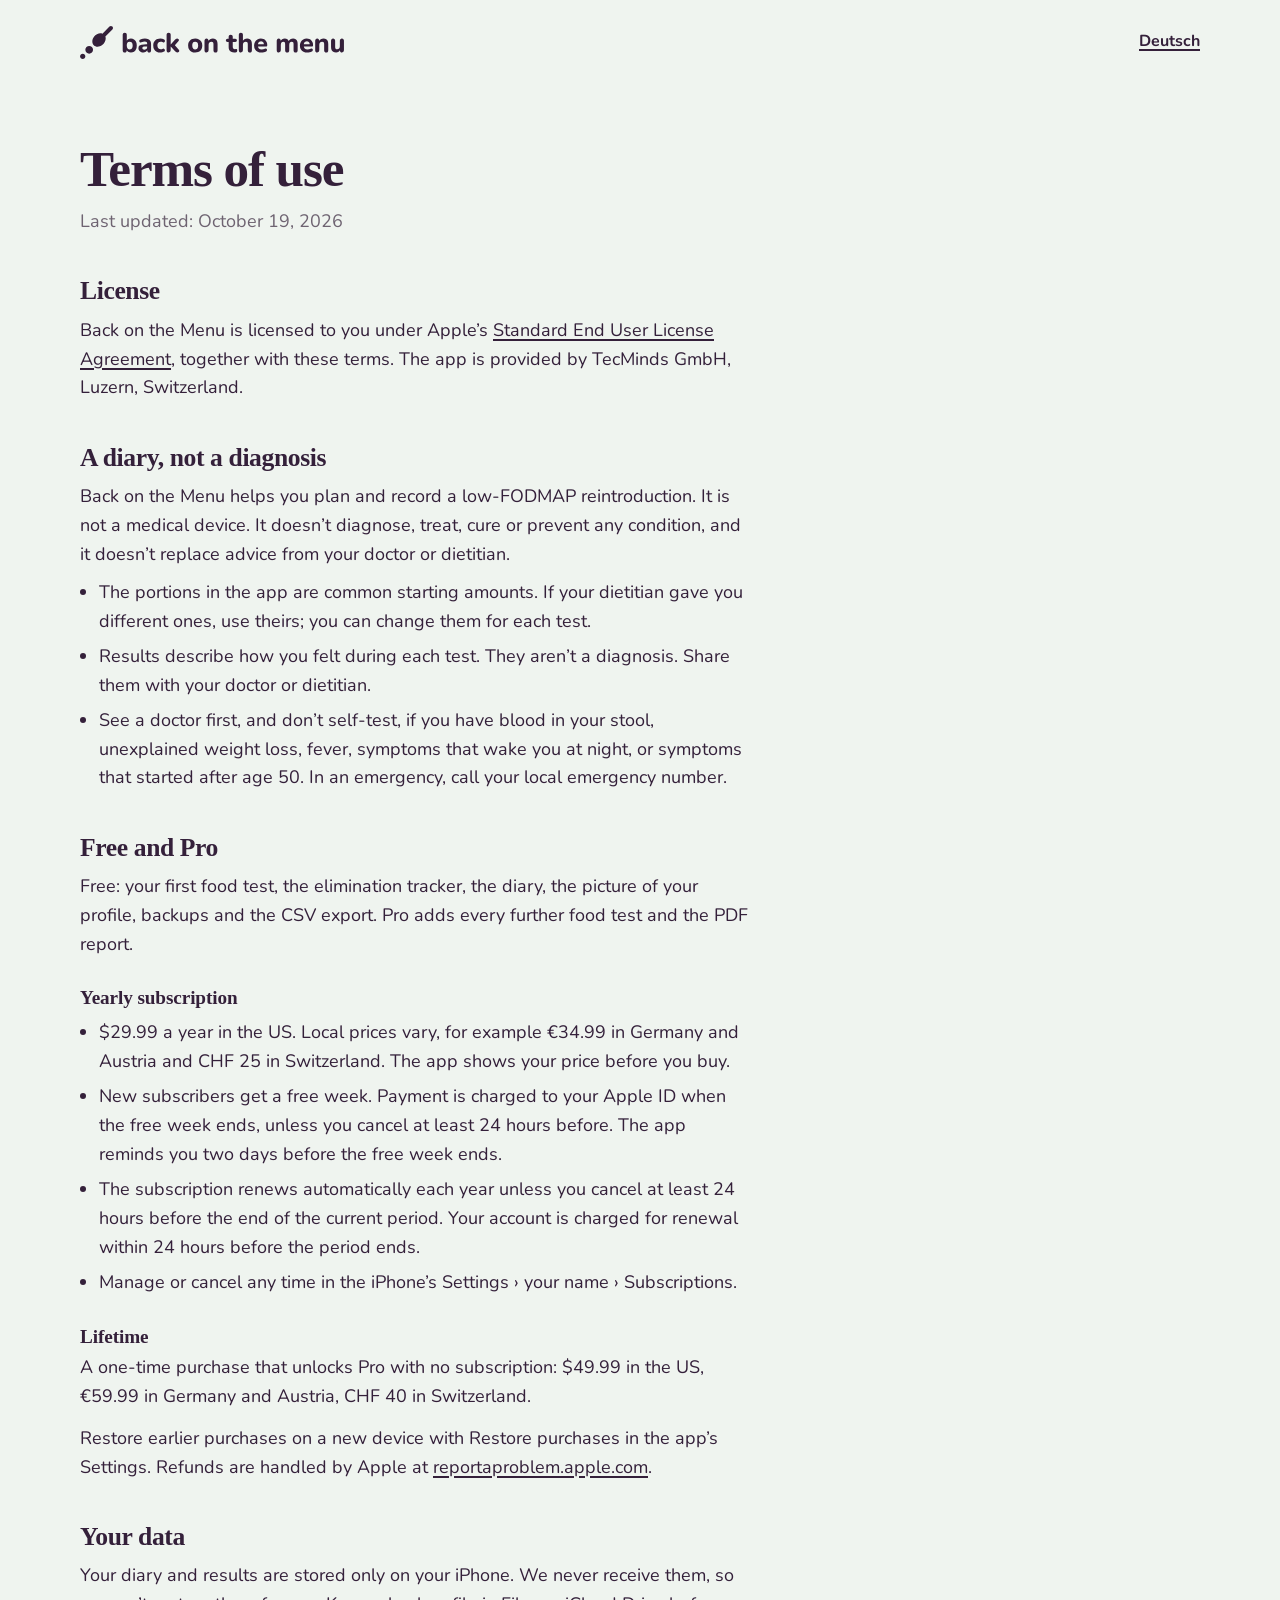
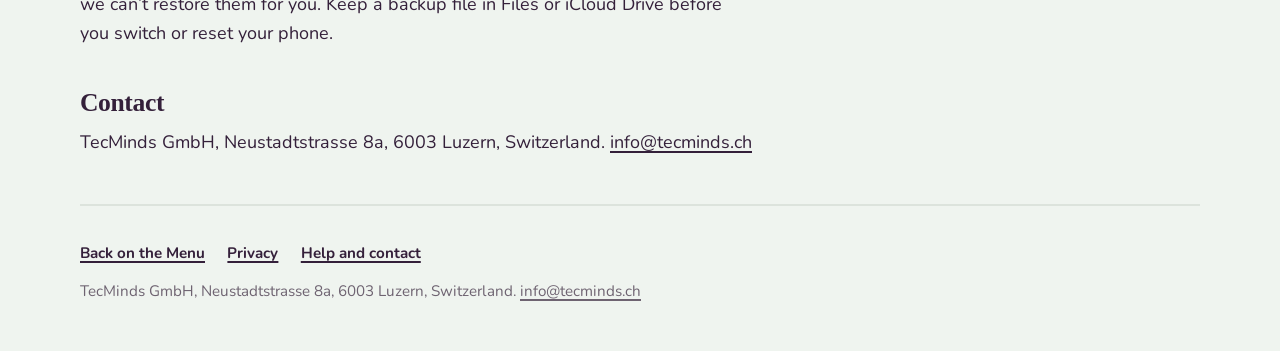
<file: terms.html>
<!doctype html>
<html lang="en">
<head>
<meta charset="utf-8">
<meta name="viewport" content="width=device-width, initial-scale=1">
<title>Terms of use: Back on the Menu</title>
<meta name="description" content="Terms of use for Back on the Menu: what is free, what Pro costs, how the subscription renews, and why the app is not a diagnosis.">
<link rel="alternate" hreflang="en" href="https://tobiasosdev.github.io/back-on-the-menu-site/terms.html">
<link rel="alternate" hreflang="de" href="https://tobiasosdev.github.io/back-on-the-menu-site/de/terms.html">
<meta name="theme-color" content="#EFF4EF" media="(prefers-color-scheme: light)">
<meta name="theme-color" content="#1C1620" media="(prefers-color-scheme: dark)">
<link rel="icon" href="favicon.svg" type="image/svg+xml">
<link rel="icon" href="img/favicon-32.png" sizes="32x32">
<link rel="apple-touch-icon" href="img/icon-180.png">
<link rel="stylesheet" href="style.css">
</head>
<body>
<header class="wrap top">
  <a class="lockup" href="./" aria-label="Back on the Menu, home">
    <picture>
      <source srcset="img/lockup-dark.svg" media="(prefers-color-scheme: dark)">
      <img src="img/lockup.svg" alt="Back on the Menu" width="264" height="33">
    </picture>
  </a>
  <nav><a href="de/terms.html" hreflang="de" lang="de">Deutsch</a></nav>
</header>

<main class="wrap">
  <article class="page">
    <h1>Terms of use</h1>
    <p class="muted">Last updated: October 19, 2026</p>

    <h2>License</h2>
    <p>Back on the Menu is licensed to you under Apple’s <a href="https://www.apple.com/legal/internet-services/itunes/dev/stdeula/">Standard End User License Agreement</a>, together with these terms. The app is provided by TecMinds GmbH, Luzern, Switzerland.</p>

    <h2>A diary, not a diagnosis</h2>
    <p>Back on the Menu helps you plan and record a low-FODMAP reintroduction. It is not a medical device. It doesn’t diagnose, treat, cure or prevent any condition, and it doesn’t replace advice from your doctor or dietitian.</p>
    <ul>
      <li>The portions in the app are common starting amounts. If your dietitian gave you different ones, use theirs; you can change them for each test.</li>
      <li>Results describe how you felt during each test. They aren’t a diagnosis. Share them with your doctor or dietitian.</li>
      <li>See a doctor first, and don’t self-test, if you have blood in your stool, unexplained weight loss, fever, symptoms that wake you at night, or symptoms that started after age 50. In an emergency, call your local emergency number.</li>
    </ul>

    <h2>Free and Pro</h2>
    <p>Free: your first food test, the elimination tracker, the diary, the picture of your profile, backups and the CSV export. Pro adds every further food test and the PDF report.</p>
    <h3>Yearly subscription</h3>
    <ul>
      <li>$29.99 a year in the US. Local prices vary, for example €34.99 in Germany and Austria and CHF 25 in Switzerland. The app shows your price before you buy.</li>
      <li>New subscribers get a free week. Payment is charged to your Apple ID when the free week ends, unless you cancel at least 24 hours before. The app reminds you two days before the free week ends.</li>
      <li>The subscription renews automatically each year unless you cancel at least 24 hours before the end of the current period. Your account is charged for renewal within 24 hours before the period ends.</li>
      <li>Manage or cancel any time in the iPhone’s Settings › your name › Subscriptions.</li>
    </ul>
    <h3>Lifetime</h3>
    <p>A one-time purchase that unlocks Pro with no subscription: $49.99 in the US, €59.99 in Germany and Austria, CHF 40 in Switzerland.</p>
    <p>Restore earlier purchases on a new device with Restore purchases in the app’s Settings. Refunds are handled by Apple at <a href="https://reportaproblem.apple.com">reportaproblem.apple.com</a>.</p>

    <h2>Your data</h2>
    <p>Your diary and results are stored only on your iPhone. We never receive them, so we can’t restore them for you. Keep a backup file in Files or iCloud Drive before you switch or reset your phone.</p>

    <h2>Contact</h2>
    <p>TecMinds GmbH, Neustadtstrasse 8a, 6003 Luzern, Switzerland. <a href="mailto:info@tecminds.ch">info@tecminds.ch</a></p>
  </article>
</main>

<footer class="wrap foot">
  <nav><a href="./">Back on the Menu</a><a href="privacy.html">Privacy</a><a href="support.html">Help and contact</a></nav>
  <p>TecMinds GmbH, Neustadtstrasse 8a, 6003 Luzern, Switzerland. <a href="mailto:info@tecminds.ch">info@tecminds.ch</a></p>
</footer>
</body>
</html>
</file>
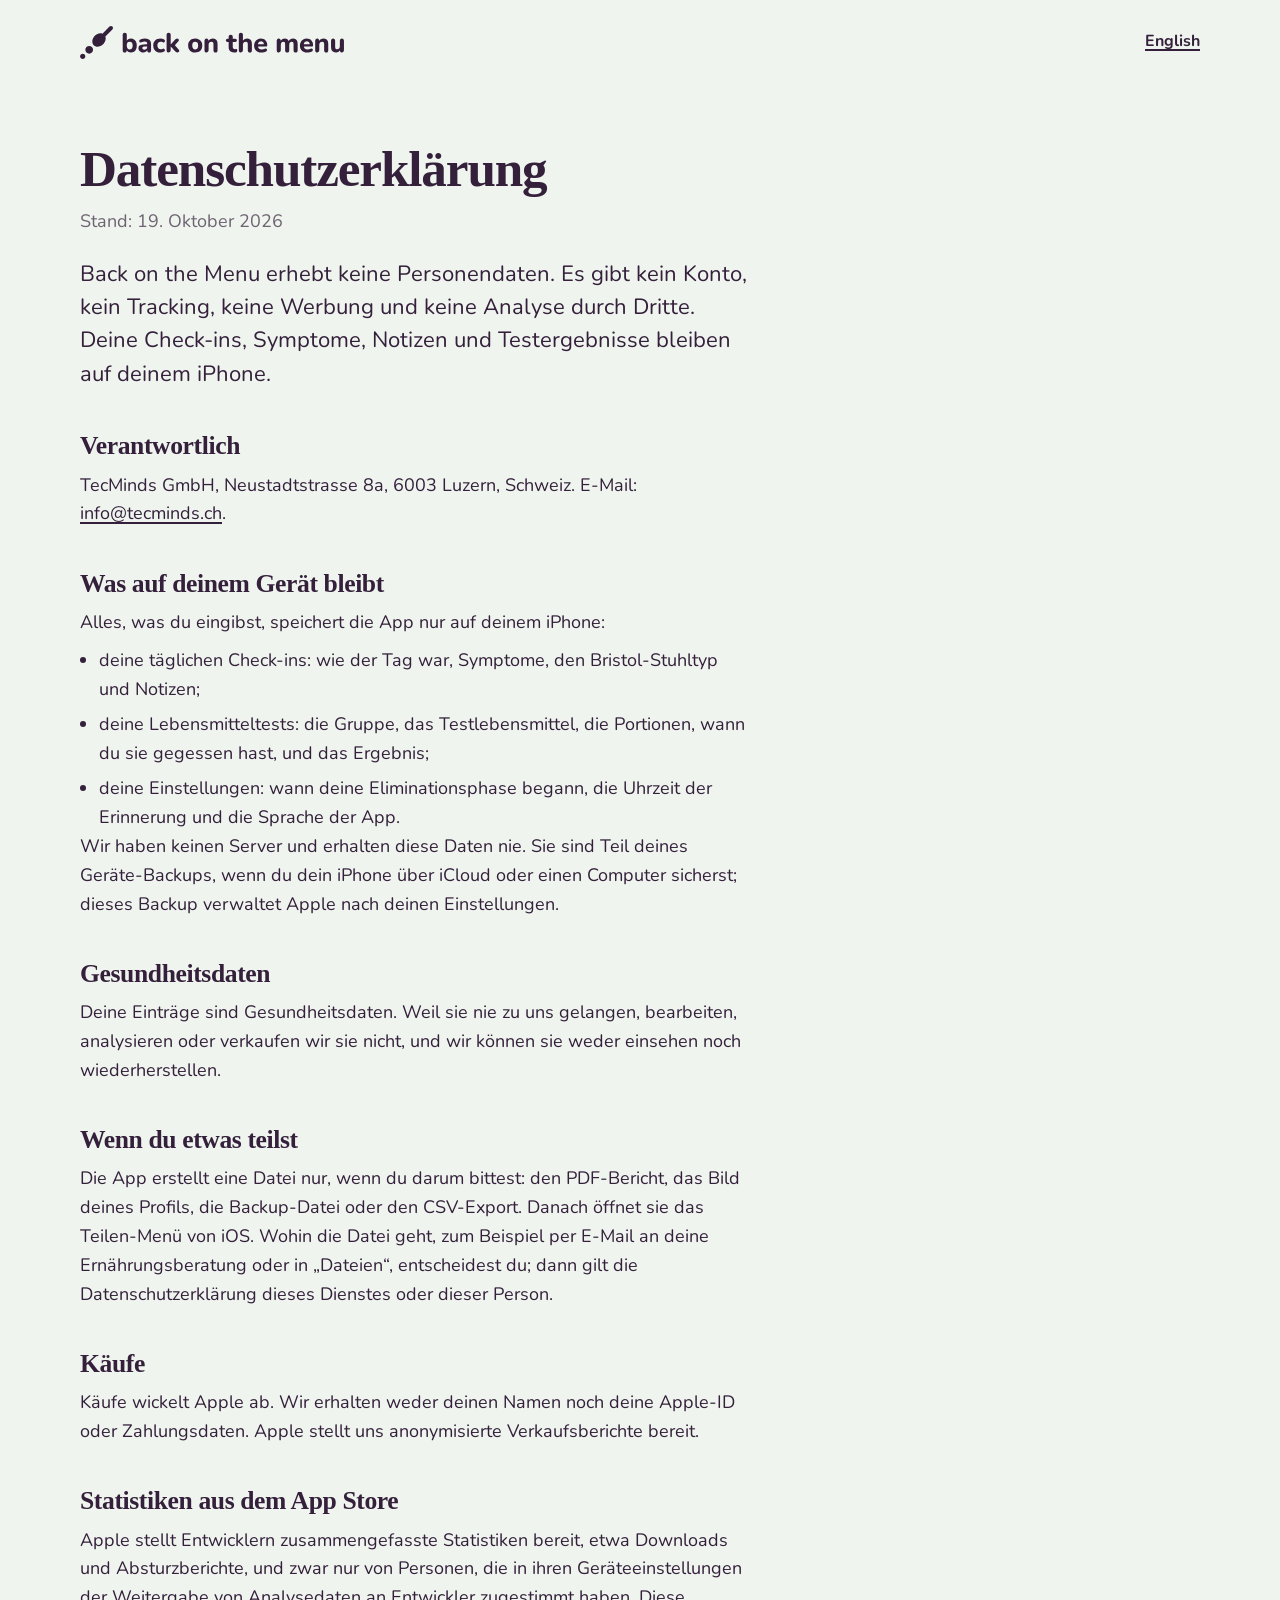
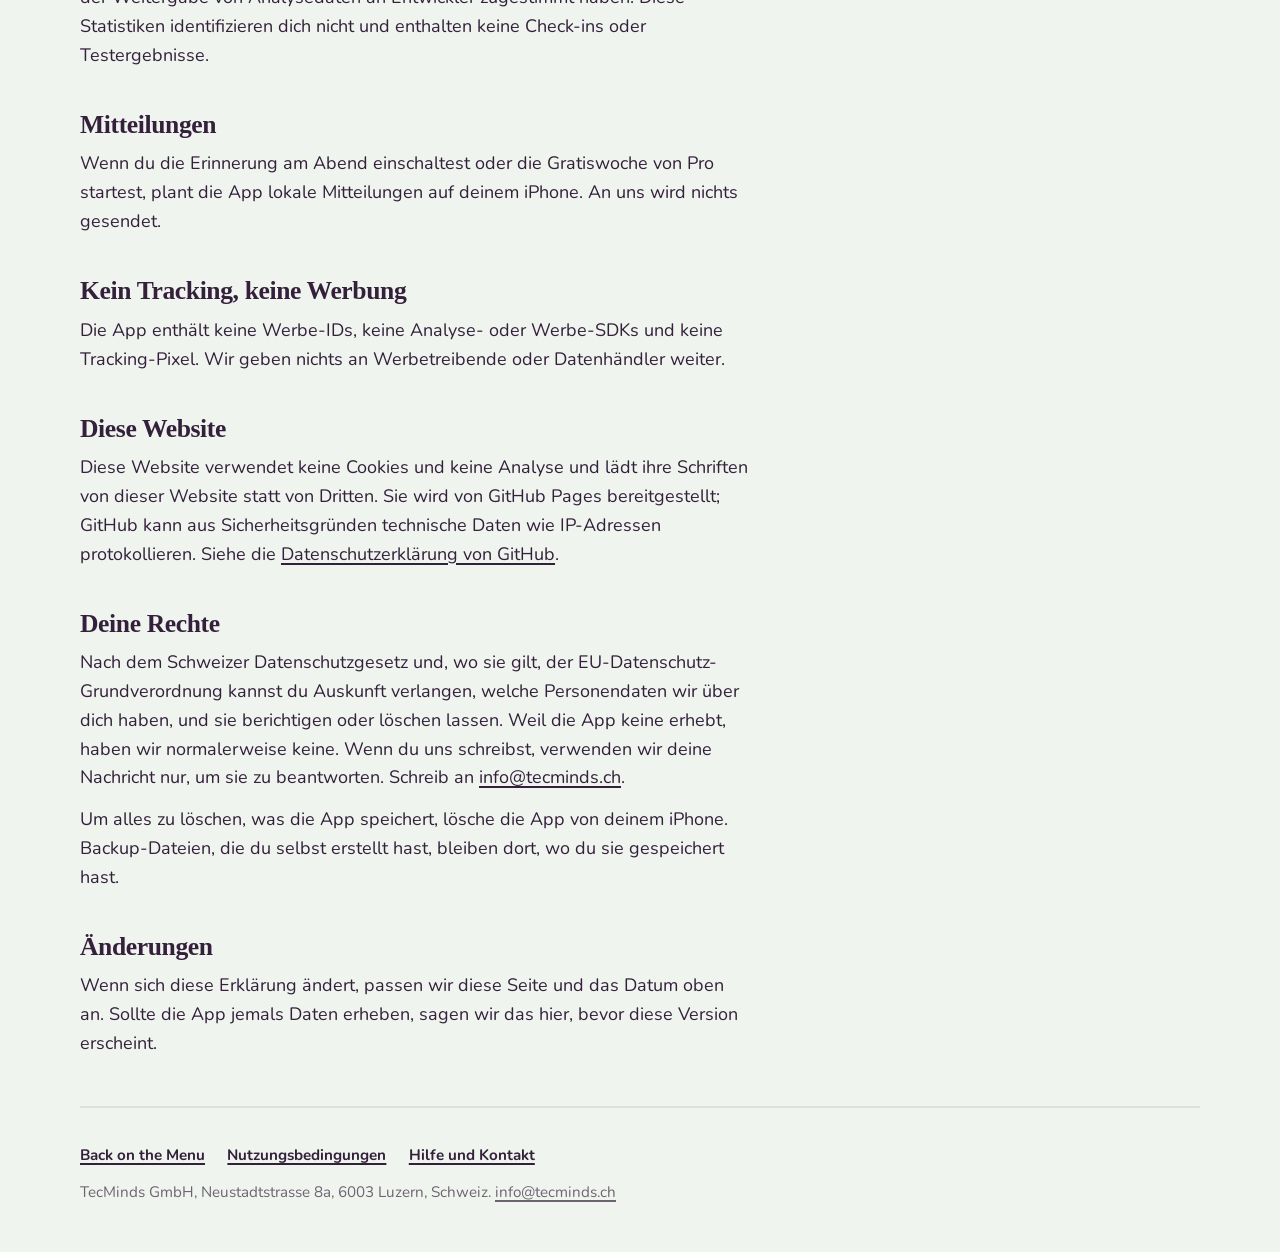
<file: de/privacy.html>
<!doctype html>
<html lang="de">
<head>
<meta charset="utf-8">
<meta name="viewport" content="width=device-width, initial-scale=1">
<title>Datenschutzerklärung: Back on the Menu</title>
<meta name="description" content="Back on the Menu erhebt keine Personendaten. Deine Check-ins, Symptome und Testergebnisse bleiben auf deinem iPhone.">
<link rel="alternate" hreflang="en" href="https://tobiasosdev.github.io/back-on-the-menu-site/privacy.html">
<link rel="alternate" hreflang="de" href="https://tobiasosdev.github.io/back-on-the-menu-site/de/privacy.html">
<meta name="theme-color" content="#EFF4EF" media="(prefers-color-scheme: light)">
<meta name="theme-color" content="#1C1620" media="(prefers-color-scheme: dark)">
<link rel="icon" href="../favicon.svg" type="image/svg+xml">
<link rel="icon" href="../img/favicon-32.png" sizes="32x32">
<link rel="apple-touch-icon" href="../img/icon-180.png">
<link rel="stylesheet" href="../style.css">
</head>
<body>
<header class="wrap top">
  <a class="lockup" href="./" aria-label="Back on the Menu, Startseite">
    <picture>
      <source srcset="../img/lockup-dark.svg" media="(prefers-color-scheme: dark)">
      <img src="../img/lockup.svg" alt="Back on the Menu" width="264" height="33">
    </picture>
  </a>
  <nav><a href="../privacy.html" hreflang="en" lang="en">English</a></nav>
</header>

<main class="wrap">
  <article class="page">
    <h1>Datenschutzerklärung</h1>
    <p class="muted">Stand: 19. Oktober 2026</p>

    <p class="lead">Back on the Menu erhebt keine Personendaten. Es gibt kein Konto, kein Tracking, keine Werbung und keine Analyse durch Dritte. Deine Check-ins, Symptome, Notizen und Testergebnisse bleiben auf deinem iPhone.</p>

    <h2>Verantwortlich</h2>
    <p>TecMinds GmbH, Neustadtstrasse 8a, 6003 Luzern, Schweiz. E-Mail: <a href="mailto:info@tecminds.ch">info@tecminds.ch</a>.</p>

    <h2>Was auf deinem Gerät bleibt</h2>
    <p>Alles, was du eingibst, speichert die App nur auf deinem iPhone:</p>
    <ul>
      <li>deine täglichen Check-ins: wie der Tag war, Symptome, den Bristol-Stuhltyp und Notizen;</li>
      <li>deine Lebensmitteltests: die Gruppe, das Testlebensmittel, die Portionen, wann du sie gegessen hast, und das Ergebnis;</li>
      <li>deine Einstellungen: wann deine Eliminationsphase begann, die Uhrzeit der Erinnerung und die Sprache der App.</li>
    </ul>
    <p>Wir haben keinen Server und erhalten diese Daten nie. Sie sind Teil deines Geräte-Backups, wenn du dein iPhone über iCloud oder einen Computer sicherst; dieses Backup verwaltet Apple nach deinen Einstellungen.</p>

    <h2>Gesundheitsdaten</h2>
    <p>Deine Einträge sind Gesundheitsdaten. Weil sie nie zu uns gelangen, bearbeiten, analysieren oder verkaufen wir sie nicht, und wir können sie weder einsehen noch wiederherstellen.</p>

    <h2>Wenn du etwas teilst</h2>
    <p>Die App erstellt eine Datei nur, wenn du darum bittest: den PDF-Bericht, das Bild deines Profils, die Backup-Datei oder den CSV-Export. Danach öffnet sie das Teilen-Menü von iOS. Wohin die Datei geht, zum Beispiel per E-Mail an deine Ernährungsberatung oder in „Dateien“, entscheidest du; dann gilt die Datenschutzerklärung dieses Dienstes oder dieser Person.</p>

    <h2>Käufe</h2>
    <p>Käufe wickelt Apple ab. Wir erhalten weder deinen Namen noch deine Apple-ID oder Zahlungsdaten. Apple stellt uns anonymisierte Verkaufsberichte bereit.</p>

    <h2>Statistiken aus dem App Store</h2>
    <p>Apple stellt Entwicklern zusammengefasste Statistiken bereit, etwa Downloads und Absturzberichte, und zwar nur von Personen, die in ihren Geräteeinstellungen der Weitergabe von Analysedaten an Entwickler zugestimmt haben. Diese Statistiken identifizieren dich nicht und enthalten keine Check-ins oder Testergebnisse.</p>

    <h2>Mitteilungen</h2>
    <p>Wenn du die Erinnerung am Abend einschaltest oder die Gratiswoche von Pro startest, plant die App lokale Mitteilungen auf deinem iPhone. An uns wird nichts gesendet.</p>

    <h2>Kein Tracking, keine Werbung</h2>
    <p>Die App enthält keine Werbe-IDs, keine Analyse- oder Werbe-SDKs und keine Tracking-Pixel. Wir geben nichts an Werbetreibende oder Datenhändler weiter.</p>

    <h2>Diese Website</h2>
    <p>Diese Website verwendet keine Cookies und keine Analyse und lädt ihre Schriften von dieser Website statt von Dritten. Sie wird von GitHub Pages bereitgestellt; GitHub kann aus Sicherheitsgründen technische Daten wie IP-Adressen protokollieren. Siehe die <a href="https://docs.github.com/de/site-policy/privacy-policies/github-general-privacy-statement">Datenschutzerklärung von GitHub</a>.</p>

    <h2>Deine Rechte</h2>
    <p>Nach dem Schweizer Datenschutzgesetz und, wo sie gilt, der EU-Datenschutz-Grundverordnung kannst du Auskunft verlangen, welche Personendaten wir über dich haben, und sie berichtigen oder löschen lassen. Weil die App keine erhebt, haben wir normalerweise keine. Wenn du uns schreibst, verwenden wir deine Nachricht nur, um sie zu beantworten. Schreib an <a href="mailto:info@tecminds.ch">info@tecminds.ch</a>.</p>
    <p>Um alles zu löschen, was die App speichert, lösche die App von deinem iPhone. Backup-Dateien, die du selbst erstellt hast, bleiben dort, wo du sie gespeichert hast.</p>

    <h2>Änderungen</h2>
    <p>Wenn sich diese Erklärung ändert, passen wir diese Seite und das Datum oben an. Sollte die App jemals Daten erheben, sagen wir das hier, bevor diese Version erscheint.</p>
  </article>
</main>

<footer class="wrap foot">
  <nav><a href="./">Back on the Menu</a><a href="terms.html">Nutzungsbedingungen</a><a href="support.html">Hilfe und Kontakt</a></nav>
  <p>TecMinds GmbH, Neustadtstrasse 8a, 6003 Luzern, Schweiz. <a href="mailto:info@tecminds.ch">info@tecminds.ch</a></p>
</footer>
</body>
</html>
</file>
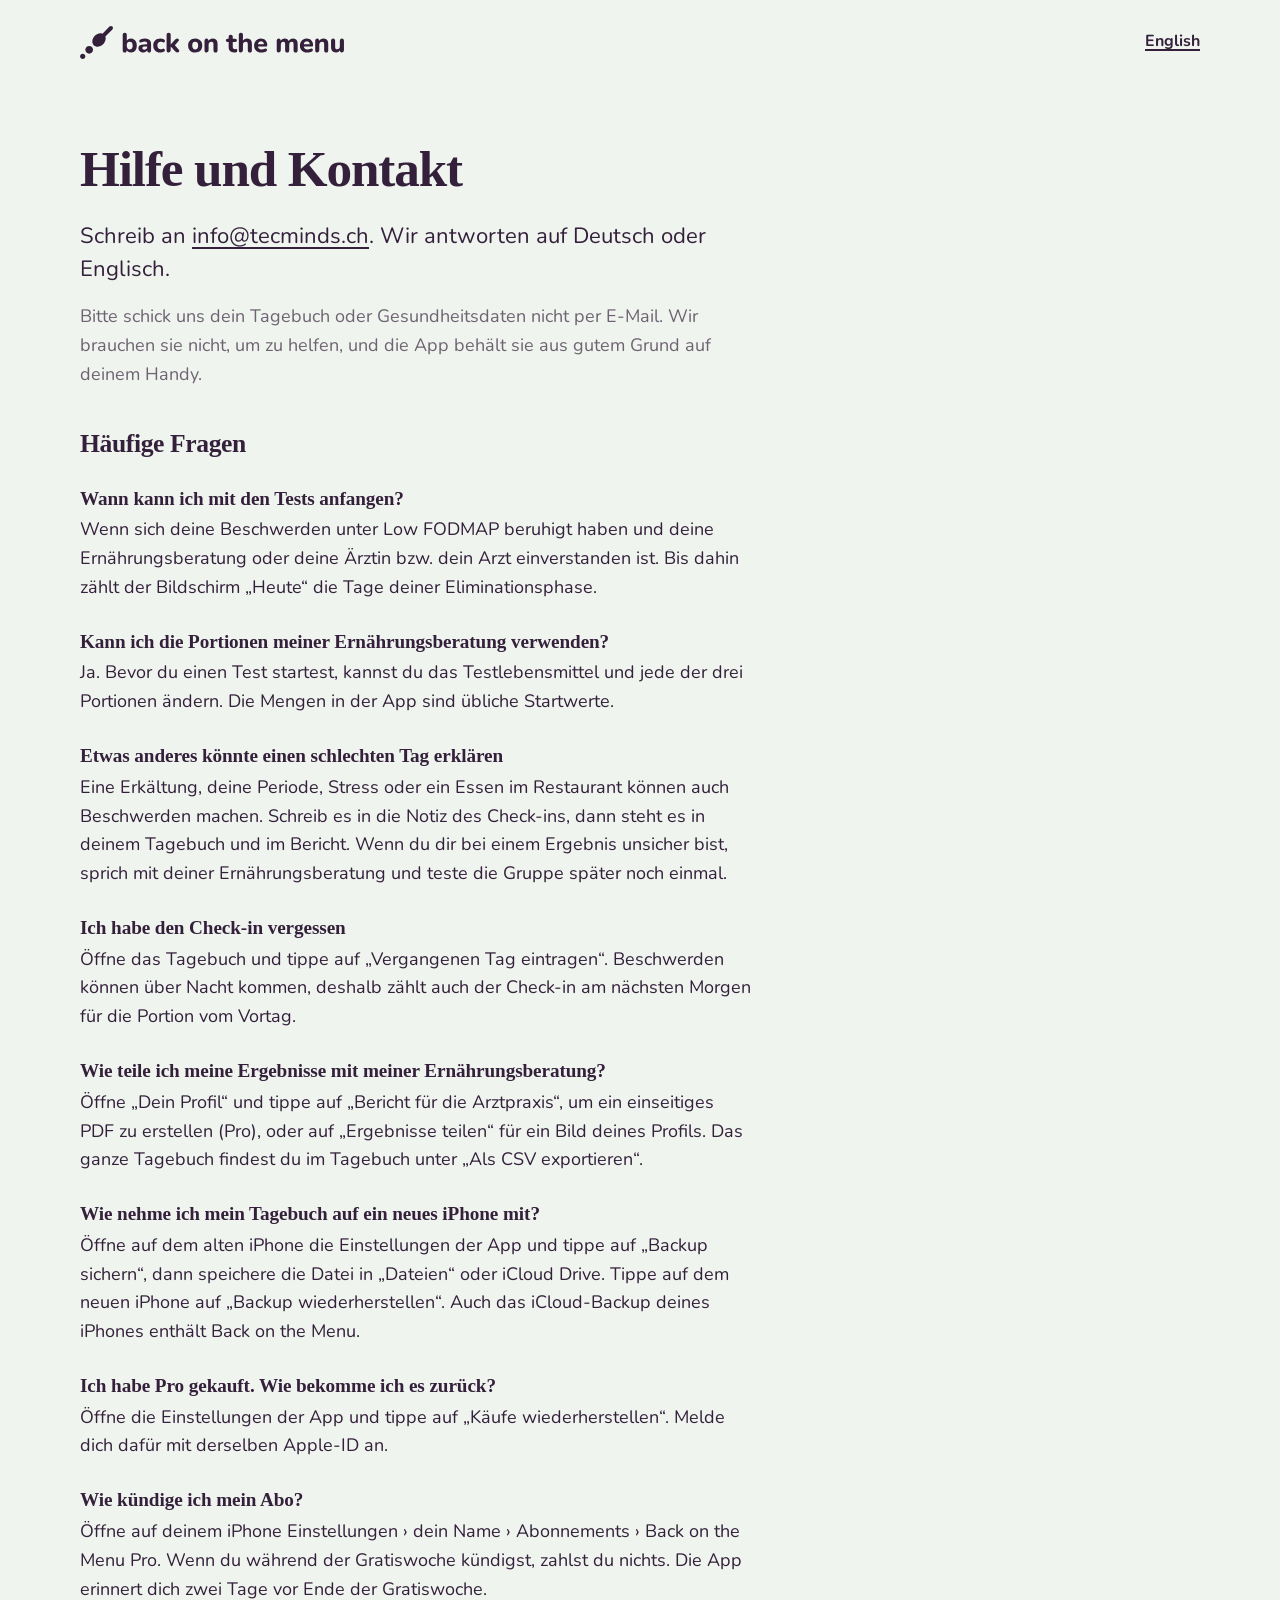
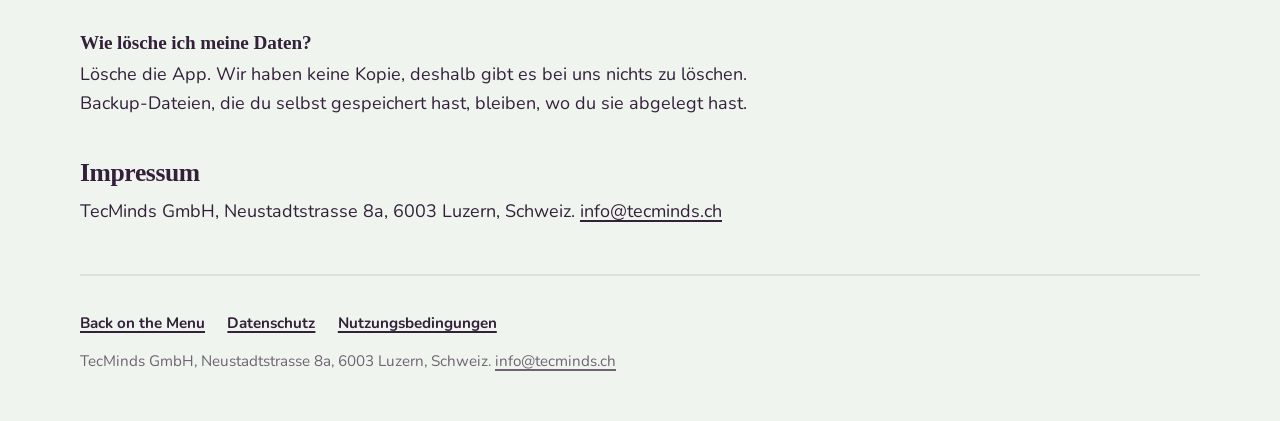
<file: de/support.html>
<!doctype html>
<html lang="de">
<head>
<meta charset="utf-8">
<meta name="viewport" content="width=device-width, initial-scale=1">
<title>Hilfe und Kontakt: Back on the Menu</title>
<meta name="description" content="Antworten zu Back on the Menu: Portionen, Backups, Bericht für die Ernährungsberatung, Pro und Kündigen. Schreib an info@tecminds.ch.">
<link rel="alternate" hreflang="en" href="https://tobiasosdev.github.io/back-on-the-menu-site/support.html">
<link rel="alternate" hreflang="de" href="https://tobiasosdev.github.io/back-on-the-menu-site/de/support.html">
<meta name="theme-color" content="#EFF4EF" media="(prefers-color-scheme: light)">
<meta name="theme-color" content="#1C1620" media="(prefers-color-scheme: dark)">
<link rel="icon" href="../favicon.svg" type="image/svg+xml">
<link rel="icon" href="../img/favicon-32.png" sizes="32x32">
<link rel="apple-touch-icon" href="../img/icon-180.png">
<link rel="stylesheet" href="../style.css">
</head>
<body>
<header class="wrap top">
  <a class="lockup" href="./" aria-label="Back on the Menu, Startseite">
    <picture>
      <source srcset="../img/lockup-dark.svg" media="(prefers-color-scheme: dark)">
      <img src="../img/lockup.svg" alt="Back on the Menu" width="264" height="33">
    </picture>
  </a>
  <nav><a href="../support.html" hreflang="en" lang="en">English</a></nav>
</header>

<main class="wrap">
  <article class="page">
    <h1>Hilfe und Kontakt</h1>
    <p class="lead">Schreib an <a href="mailto:info@tecminds.ch?subject=Back%20on%20the%20Menu">info@tecminds.ch</a>. Wir antworten auf Deutsch oder Englisch.</p>
    <p class="muted">Bitte schick uns dein Tagebuch oder Gesundheitsdaten nicht per E-Mail. Wir brauchen sie nicht, um zu helfen, und die App behält sie aus gutem Grund auf deinem Handy.</p>

    <h2>Häufige Fragen</h2>

    <h3>Wann kann ich mit den Tests anfangen?</h3>
    <p>Wenn sich deine Beschwerden unter Low FODMAP beruhigt haben und deine Ernährungsberatung oder deine Ärztin bzw. dein Arzt einverstanden ist. Bis dahin zählt der Bildschirm „Heute“ die Tage deiner Eliminationsphase.</p>

    <h3>Kann ich die Portionen meiner Ernährungsberatung verwenden?</h3>
    <p>Ja. Bevor du einen Test startest, kannst du das Testlebensmittel und jede der drei Portionen ändern. Die Mengen in der App sind übliche Startwerte.</p>

    <h3>Etwas anderes könnte einen schlechten Tag erklären</h3>
    <p>Eine Erkältung, deine Periode, Stress oder ein Essen im Restaurant können auch Beschwerden machen. Schreib es in die Notiz des Check-ins, dann steht es in deinem Tagebuch und im Bericht. Wenn du dir bei einem Ergebnis unsicher bist, sprich mit deiner Ernährungsberatung und teste die Gruppe später noch einmal.</p>

    <h3>Ich habe den Check-in vergessen</h3>
    <p>Öffne das Tagebuch und tippe auf „Vergangenen Tag eintragen“. Beschwerden können über Nacht kommen, deshalb zählt auch der Check-in am nächsten Morgen für die Portion vom Vortag.</p>

    <h3>Wie teile ich meine Ergebnisse mit meiner Ernährungsberatung?</h3>
    <p>Öffne „Dein Profil“ und tippe auf „Bericht für die Arztpraxis“, um ein einseitiges PDF zu erstellen (Pro), oder auf „Ergebnisse teilen“ für ein Bild deines Profils. Das ganze Tagebuch findest du im Tagebuch unter „Als CSV exportieren“.</p>

    <h3>Wie nehme ich mein Tagebuch auf ein neues iPhone mit?</h3>
    <p>Öffne auf dem alten iPhone die Einstellungen der App und tippe auf „Backup sichern“, dann speichere die Datei in „Dateien“ oder iCloud Drive. Tippe auf dem neuen iPhone auf „Backup wiederherstellen“. Auch das iCloud-Backup deines iPhones enthält Back on the Menu.</p>

    <h3>Ich habe Pro gekauft. Wie bekomme ich es zurück?</h3>
    <p>Öffne die Einstellungen der App und tippe auf „Käufe wiederherstellen“. Melde dich dafür mit derselben Apple-ID an.</p>

    <h3>Wie kündige ich mein Abo?</h3>
    <p>Öffne auf deinem iPhone Einstellungen › dein Name › Abonnements › Back on the Menu Pro. Wenn du während der Gratiswoche kündigst, zahlst du nichts. Die App erinnert dich zwei Tage vor Ende der Gratiswoche.</p>

    <h3>Wie lösche ich meine Daten?</h3>
    <p>Lösche die App. Wir haben keine Kopie, deshalb gibt es bei uns nichts zu löschen. Backup-Dateien, die du selbst gespeichert hast, bleiben, wo du sie abgelegt hast.</p>

    <h2>Impressum</h2>
    <p>TecMinds GmbH, Neustadtstrasse 8a, 6003 Luzern, Schweiz. <a href="mailto:info@tecminds.ch">info@tecminds.ch</a></p>
  </article>
</main>

<footer class="wrap foot">
  <nav><a href="./">Back on the Menu</a><a href="privacy.html">Datenschutz</a><a href="terms.html">Nutzungsbedingungen</a></nav>
  <p>TecMinds GmbH, Neustadtstrasse 8a, 6003 Luzern, Schweiz. <a href="mailto:info@tecminds.ch">info@tecminds.ch</a></p>
</footer>
</body>
</html>
</file>
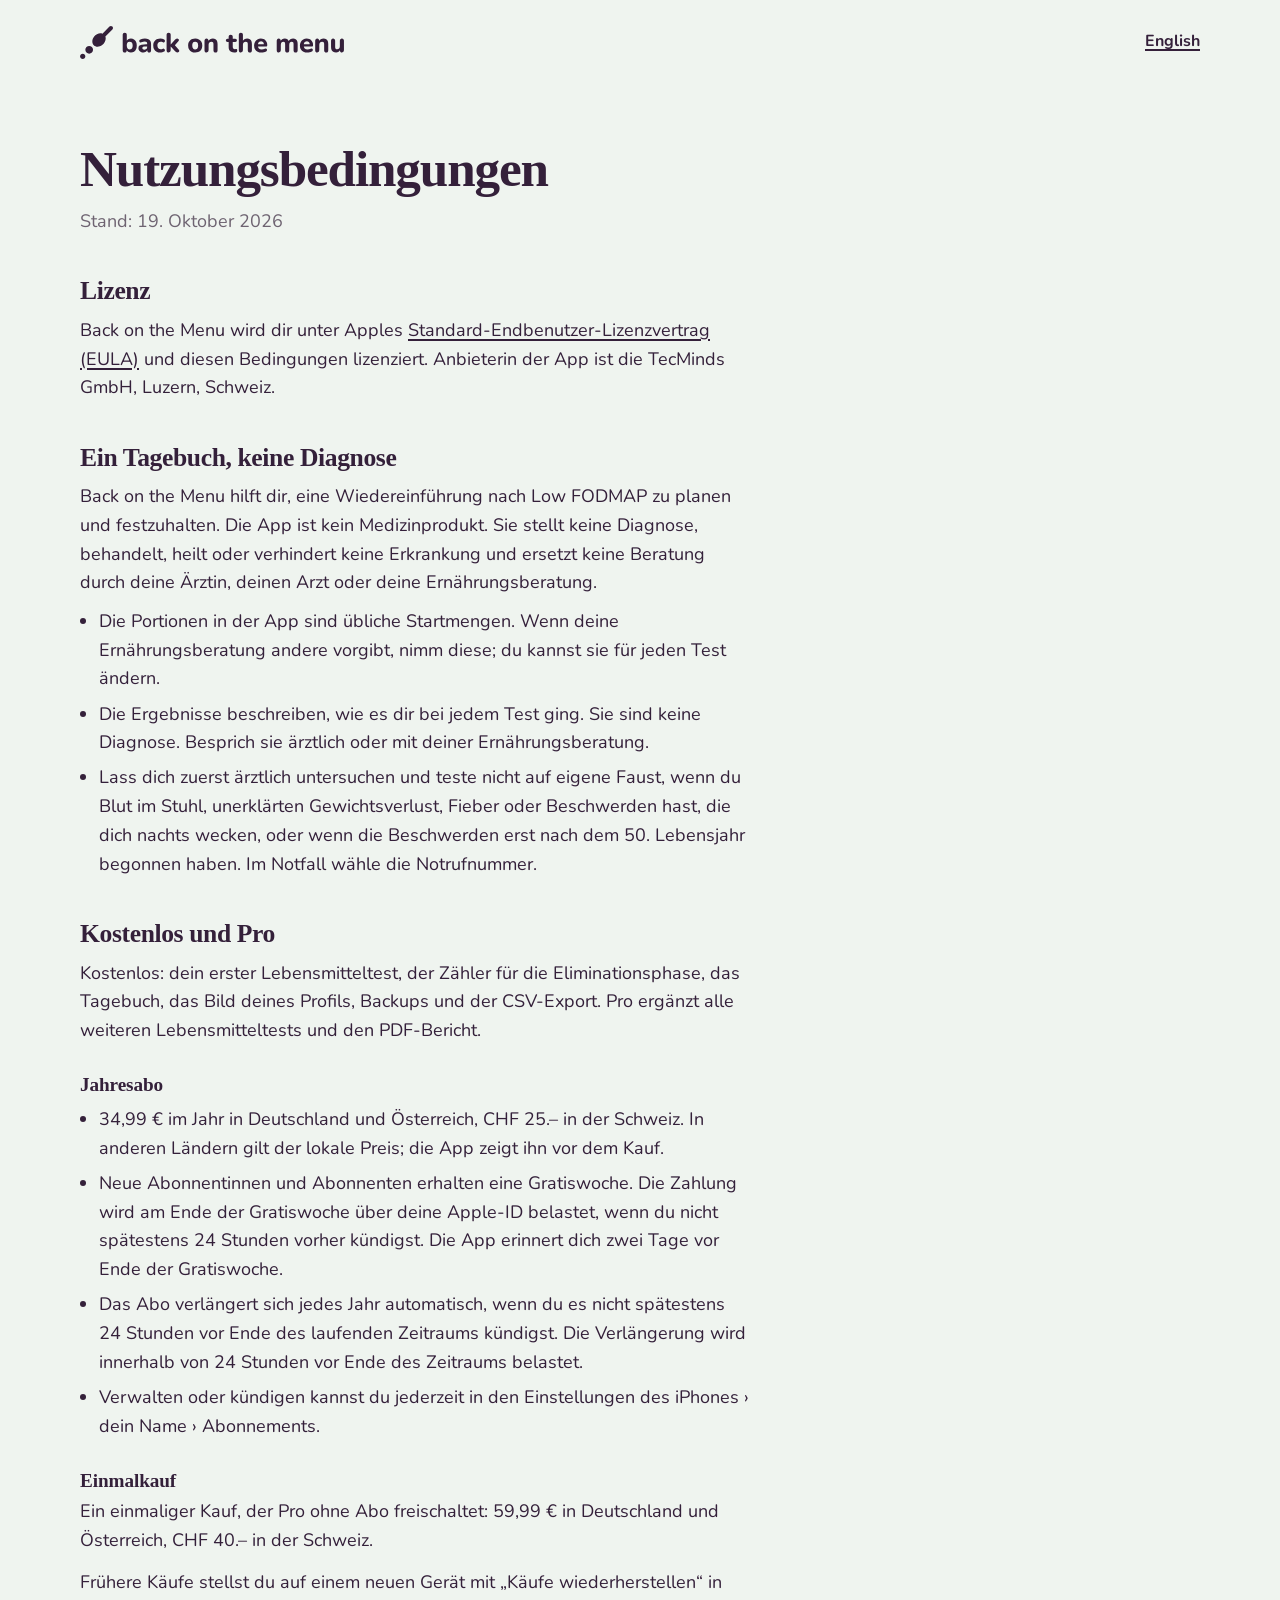
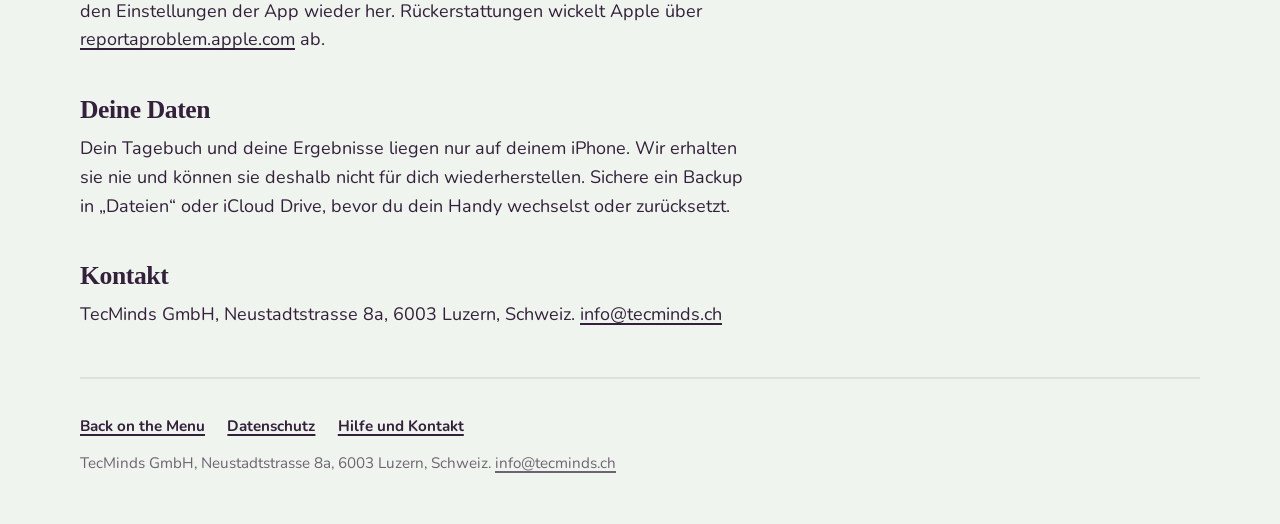
<file: de/terms.html>
<!doctype html>
<html lang="de">
<head>
<meta charset="utf-8">
<meta name="viewport" content="width=device-width, initial-scale=1">
<title>Nutzungsbedingungen: Back on the Menu</title>
<meta name="description" content="Nutzungsbedingungen von Back on the Menu: was kostenlos ist, was Pro kostet, wie sich das Abo verlängert und warum die App keine Diagnose stellt.">
<link rel="alternate" hreflang="en" href="https://tobiasosdev.github.io/back-on-the-menu-site/terms.html">
<link rel="alternate" hreflang="de" href="https://tobiasosdev.github.io/back-on-the-menu-site/de/terms.html">
<meta name="theme-color" content="#EFF4EF" media="(prefers-color-scheme: light)">
<meta name="theme-color" content="#1C1620" media="(prefers-color-scheme: dark)">
<link rel="icon" href="../favicon.svg" type="image/svg+xml">
<link rel="icon" href="../img/favicon-32.png" sizes="32x32">
<link rel="apple-touch-icon" href="../img/icon-180.png">
<link rel="stylesheet" href="../style.css">
</head>
<body>
<header class="wrap top">
  <a class="lockup" href="./" aria-label="Back on the Menu, Startseite">
    <picture>
      <source srcset="../img/lockup-dark.svg" media="(prefers-color-scheme: dark)">
      <img src="../img/lockup.svg" alt="Back on the Menu" width="264" height="33">
    </picture>
  </a>
  <nav><a href="../terms.html" hreflang="en" lang="en">English</a></nav>
</header>

<main class="wrap">
  <article class="page">
    <h1>Nutzungsbedingungen</h1>
    <p class="muted">Stand: 19. Oktober 2026</p>

    <h2>Lizenz</h2>
    <p>Back on the Menu wird dir unter Apples <a href="https://www.apple.com/legal/internet-services/itunes/dev/stdeula/">Standard-Endbenutzer-Lizenzvertrag (EULA)</a> und diesen Bedingungen lizenziert. Anbieterin der App ist die TecMinds GmbH, Luzern, Schweiz.</p>

    <h2>Ein Tagebuch, keine Diagnose</h2>
    <p>Back on the Menu hilft dir, eine Wiedereinführung nach Low FODMAP zu planen und festzuhalten. Die App ist kein Medizinprodukt. Sie stellt keine Diagnose, behandelt, heilt oder verhindert keine Erkrankung und ersetzt keine Beratung durch deine Ärztin, deinen Arzt oder deine Ernährungsberatung.</p>
    <ul>
      <li>Die Portionen in der App sind übliche Startmengen. Wenn deine Ernährungsberatung andere vorgibt, nimm diese; du kannst sie für jeden Test ändern.</li>
      <li>Die Ergebnisse beschreiben, wie es dir bei jedem Test ging. Sie sind keine Diagnose. Besprich sie ärztlich oder mit deiner Ernährungsberatung.</li>
      <li>Lass dich zuerst ärztlich untersuchen und teste nicht auf eigene Faust, wenn du Blut im Stuhl, unerklärten Gewichtsverlust, Fieber oder Beschwerden hast, die dich nachts wecken, oder wenn die Beschwerden erst nach dem 50. Lebensjahr begonnen haben. Im Notfall wähle die Notrufnummer.</li>
    </ul>

    <h2>Kostenlos und Pro</h2>
    <p>Kostenlos: dein erster Lebensmitteltest, der Zähler für die Eliminationsphase, das Tagebuch, das Bild deines Profils, Backups und der CSV-Export. Pro ergänzt alle weiteren Lebensmitteltests und den PDF-Bericht.</p>
    <h3>Jahresabo</h3>
    <ul>
      <li>34,99 € im Jahr in Deutschland und Österreich, CHF 25.– in der Schweiz. In anderen Ländern gilt der lokale Preis; die App zeigt ihn vor dem Kauf.</li>
      <li>Neue Abonnentinnen und Abonnenten erhalten eine Gratiswoche. Die Zahlung wird am Ende der Gratiswoche über deine Apple-ID belastet, wenn du nicht spätestens 24 Stunden vorher kündigst. Die App erinnert dich zwei Tage vor Ende der Gratiswoche.</li>
      <li>Das Abo verlängert sich jedes Jahr automatisch, wenn du es nicht spätestens 24 Stunden vor Ende des laufenden Zeitraums kündigst. Die Verlängerung wird innerhalb von 24 Stunden vor Ende des Zeitraums belastet.</li>
      <li>Verwalten oder kündigen kannst du jederzeit in den Einstellungen des iPhones › dein Name › Abonnements.</li>
    </ul>
    <h3>Einmalkauf</h3>
    <p>Ein einmaliger Kauf, der Pro ohne Abo freischaltet: 59,99 € in Deutschland und Österreich, CHF 40.– in der Schweiz.</p>
    <p>Frühere Käufe stellst du auf einem neuen Gerät mit „Käufe wiederherstellen“ in den Einstellungen der App wieder her. Rückerstattungen wickelt Apple über <a href="https://reportaproblem.apple.com">reportaproblem.apple.com</a> ab.</p>

    <h2>Deine Daten</h2>
    <p>Dein Tagebuch und deine Ergebnisse liegen nur auf deinem iPhone. Wir erhalten sie nie und können sie deshalb nicht für dich wiederherstellen. Sichere ein Backup in „Dateien“ oder iCloud Drive, bevor du dein Handy wechselst oder zurücksetzt.</p>

    <h2>Kontakt</h2>
    <p>TecMinds GmbH, Neustadtstrasse 8a, 6003 Luzern, Schweiz. <a href="mailto:info@tecminds.ch">info@tecminds.ch</a></p>
  </article>
</main>

<footer class="wrap foot">
  <nav><a href="./">Back on the Menu</a><a href="privacy.html">Datenschutz</a><a href="support.html">Hilfe und Kontakt</a></nav>
  <p>TecMinds GmbH, Neustadtstrasse 8a, 6003 Luzern, Schweiz. <a href="mailto:info@tecminds.ch">info@tecminds.ch</a></p>
</footer>
</body>
</html>
</file>
<file: style.css>
/* Back on the Menu: the app's kitchen palette (TummyTrials/Design/Theme.swift).
   Fig ink on mint milk; basil, turmeric, paprika and beet only ever mark how a portion went. */

@font-face {
  font-family: "Nunito";
  src: url("fonts/nunito.woff2") format("woff2");
  font-weight: 200 1000;
  font-display: swap;
}

:root {
  --paper: #EFF4EF;
  --card: #FFFFFF;
  --ink: #34203A;
  --muted: #6E6371;
  --line: #DCE3DC;
  --basil: #3E8E5A;
  --turmeric: #D99A1E;
  --paprika: #D9652F;
  --beet: #C2365F;
  --untested: #CFC9C2;

  /* New York, the app's headline face, wherever Apple ships it. */
  --serif: ui-serif, "New York", "Iowan Old Style", Charter, Georgia, serif;
  --sans: "Nunito", ui-rounded, system-ui, sans-serif;
  --measure: 36rem;
  --radius: 22px;
  color-scheme: light dark;
}

@media (prefers-color-scheme: dark) {
  :root {
    --paper: #1C1620;
    --card: #2A2230;
    --ink: #F3ECF2;
    --muted: #B5A9B5;
    --line: #3A3040;
    --basil: #5DB57B;
    --turmeric: #E8B44A;
    --paprika: #EB8250;
    --beet: #E05A82;
    --untested: #4A4150;
  }
}

* { box-sizing: border-box; }

html { -webkit-text-size-adjust: 100%; }

body {
  margin: 0;
  background: var(--paper);
  color: var(--ink);
  font: 400 1.125rem/1.6 var(--sans);
  font-optical-sizing: auto;
}

a { color: inherit; text-decoration-thickness: 1.5px; text-underline-offset: .18em; }
a:hover { text-decoration-thickness: 2.5px; }
:focus-visible { outline: 3px solid var(--ink); outline-offset: 3px; border-radius: 6px; }

.skip { position: absolute; left: -999px; }
.skip:focus { left: 1rem; top: 1rem; background: var(--card); padding: .5rem .9rem; z-index: 2; }

.wrap { width: min(70rem, 100% - 2.5rem); margin-inline: auto; }

/* Header */
.top {
  display: flex;
  align-items: center;
  justify-content: space-between;
  gap: 1rem;
  padding-block: 1.6rem;
}
.top .lockup { display: block; width: clamp(13rem, 30vw, 16.5rem); }
.top .lockup img { display: block; width: 100%; height: auto; }
.top nav { font-weight: 700; font-size: 1rem; }

h1, h2, h3 { font-family: var(--serif); font-weight: 600; line-height: 1.12; margin: 0; }
h1 { font-size: clamp(2.6rem, 6.2vw, 4.4rem); letter-spacing: -.022em; text-wrap: balance; }
h2 { font-size: clamp(1.8rem, 3.6vw, 2.6rem); letter-spacing: -.015em; text-wrap: balance; }
h3 { font-size: 1.35rem; letter-spacing: -.005em; }
p { margin: 0; }

.lead { font-size: clamp(1.2rem, 2.1vw, 1.38rem); line-height: 1.5; max-width: 32rem; }
.muted { color: var(--muted); }

/* Hero: the claim on the left, the menu on the right */
.hero {
  display: grid;
  grid-template-columns: minmax(0, 1fr) minmax(0, 27rem);
  gap: clamp(2.5rem, 6vw, 5.5rem);
  align-items: center;
  padding-block: clamp(2rem, 7vw, 5.5rem) clamp(3.5rem, 8vw, 6.5rem);
}
.hero-text { display: grid; gap: 1.5rem; }
/* Not a button until there is a store page to open. */
.soon { display: grid; gap: .25rem; margin-top: .4rem; padding-left: 1rem; border-left: 3px solid var(--ink); }
.soon b { font-weight: 800; font-size: 1.05rem; }
.soon span { font-size: .98rem; color: var(--muted); }

/* The menu: one food per line, dotted leaders, three growing portion dots, the result */
.menu {
  margin: 0;
  background: var(--card);
  border-radius: var(--radius);
  padding: 2rem clamp(1.25rem, 3vw, 2rem) 1.6rem;
  box-shadow: 0 1px 0 var(--line), 0 30px 60px -38px rgb(52 32 58 / .45);
}
.menu-head { text-align: center; margin-bottom: 1.4rem; }
.menu-head svg { width: 2.1rem; height: 2.1rem; fill: currentColor; display: block; margin: 0 auto .6rem; }
.menu-head h2 { font-size: 1.7rem; }
.menu-head p { color: var(--muted); font-size: .98rem; margin-top: .2rem; }

.menu ol { list-style: none; margin: 0; padding: 0; display: grid; gap: .95rem; }
.menu li {
  display: grid;
  grid-template-columns: auto 1fr auto;
  grid-template-areas: "food lead dots" "result result result";
  column-gap: .6rem;
  row-gap: .1rem;
}
.menu .food { grid-area: food; font-weight: 700; font-size: 1.06rem; line-height: 1.35; }
/* Leader dots on the food's baseline, the way a menu runs a dish to its price */
.menu .lead-dots { grid-area: lead; align-self: end; margin-bottom: .32em; border-bottom: 2px dotted var(--untested); }
.menu .dots { grid-area: dots; align-self: end; }
.menu .result { grid-area: result; font-size: .93rem; color: var(--muted); line-height: 1.35; }
.menu .result b { color: var(--ink); font-weight: 700; }
.menu-foot { margin-top: 1.4rem; padding-top: 1rem; border-top: 2px dotted var(--line); font-size: .92rem; color: var(--muted); text-align: center; }

.dots { display: inline-flex; align-items: flex-end; gap: .38rem; }
.dot { display: block; border-radius: 50%; box-shadow: inset 0 0 0 2px var(--untested); }
.dot:nth-child(1) { width: .66rem; height: .66rem; }
.dot:nth-child(2) { width: .94rem; height: .94rem; }
.dot:nth-child(3) { width: 1.22rem; height: 1.22rem; }
.dot.none { background: var(--basil); box-shadow: none; }
.dot.mild { background: var(--turmeric); box-shadow: none; }
.dot.moderate { background: var(--paprika); box-shadow: none; }
.dot.severe { background: var(--beet); box-shadow: none; }

/* The one moment of motion: each portion is eaten and rated, row after row. */
@media (prefers-reduced-motion: no-preference) {
  .menu .dot[class*=" "] { animation: serve .42s cubic-bezier(.2, .9, .3, 1.35) both; animation-delay: calc(var(--i, 0) * 95ms + 350ms); }
  .menu .result { animation: appear .5s ease-out both; animation-delay: calc(var(--r, 0) * 95ms + 650ms); }
}
@keyframes serve { from { transform: scale(0); opacity: 0; } }
@keyframes appear { from { opacity: 0; } }

/* Sections */
.section { padding-block: clamp(3.5rem, 8vw, 6rem); border-top: 2px solid var(--line); }
.section .intro { max-width: var(--measure); display: grid; gap: 1rem; margin-bottom: clamp(2rem, 5vw, 3.2rem); }

/* One test, day by day */
.days {
  list-style: none;
  margin: 0;
  padding: 0;
  display: grid;
  grid-template-columns: repeat(3, minmax(0, 1fr)) minmax(0, 1.25fr);
  gap: 0;
  counter-reset: day;
}
.days li {
  padding: 0 1.4rem 0 0;
  display: grid;
  grid-template-rows: 5.2rem auto auto auto;
  align-content: start;
  gap: .35rem;
}
.days .plate { display: flex; align-items: flex-end; height: 5.2rem; padding-bottom: .9rem; border-bottom: 2px solid var(--ink); margin-right: -1.4rem; }
.days li:last-child .plate { border-bottom-style: dashed; border-bottom-color: var(--muted); }
.days .plate span { display: block; border-radius: 50%; background: var(--ink); }
.days li:nth-child(1) .plate span { width: 1.5rem; height: 1.5rem; }
.days li:nth-child(2) .plate span { width: 2.6rem; height: 2.6rem; }
.days li:nth-child(3) .plate span { width: 3.7rem; height: 3.7rem; }
.days .rest { display: flex; gap: .5rem; }
.days .rest span { width: 1.6rem; height: 1.6rem; background: none; border: 2px dashed var(--muted); border-radius: 50%; }
.days .when { font-weight: 800; font-size: .95rem; margin-top: .8rem; }
.days .amount { font-family: var(--serif); font-size: 1.7rem; font-weight: 600; line-height: 1.15; }
.days .what { color: var(--muted); font-size: 1rem; line-height: 1.5; max-width: 15rem; }
.after { margin-top: 2.6rem; max-width: var(--measure); display: grid; gap: .8rem; }

/* What's inside: a plain two-column list */
.inside { display: grid; grid-template-columns: repeat(2, minmax(0, 1fr)); gap: 2.2rem clamp(2rem, 6vw, 5rem); margin: 0; }
.inside div { display: grid; gap: .4rem; max-width: 30rem; }
.inside dt { font-family: var(--serif); font-size: 1.35rem; font-weight: 600; line-height: 1.2; }
.inside dd { margin: 0; color: var(--muted); }
.inside dd b { color: var(--ink); font-weight: 700; }

.shots {
  display: grid;
  grid-template-columns: repeat(3, minmax(0, 1fr));
  gap: clamp(1rem, 3vw, 2.2rem);
  margin-top: clamp(3rem, 6vw, 4.5rem);
}
.shots figure { margin: 0; display: grid; gap: .8rem; }
.shots img { width: 100%; height: auto; border-radius: 2rem; display: block; box-shadow: 0 0 0 1px var(--line); background: var(--card); }
.shots figcaption { font-size: .98rem; color: var(--muted); }

/* Price */
.price { display: grid; grid-template-columns: repeat(2, minmax(0, 1fr)); gap: clamp(1.5rem, 5vw, 4rem); max-width: 56rem; }
.price > div { display: grid; gap: .6rem; align-content: start; }
.price .amount { font-family: var(--serif); font-size: 1.9rem; font-weight: 600; line-height: 1.15; }

/* Safety */
.safety { max-width: var(--measure); display: grid; gap: 1rem; }

/* Footer */
.foot {
  border-top: 2px solid var(--line);
  padding-block: 2.2rem 3rem;
  font-size: .95rem;
  color: var(--muted);
  display: grid;
  gap: .8rem;
}
.foot nav { display: flex; flex-wrap: wrap; gap: .4rem 1.4rem; font-weight: 700; color: var(--ink); }

/* Text pages: privacy, terms, support */
.page { max-width: 42rem; padding-block: clamp(1.5rem, 5vw, 3.5rem) 3rem; }
.page h1 { font-size: clamp(2.3rem, 5vw, 3.2rem); margin-bottom: .6rem; }
.page .lead { margin-block: 1.4rem 1rem; max-width: none; }
.page h2 { font-size: 1.6rem; margin-top: 2.6rem; margin-bottom: .6rem; }
.page h3 { font-size: 1.2rem; margin-top: 1.8rem; margin-bottom: .4rem; }
.page p + p { margin-top: .8rem; }
.page ul { padding-left: 1.2rem; margin: .6rem 0 0; }
.page li + li { margin-top: .4rem; }

@media (max-width: 860px) {
  .hero { grid-template-columns: 1fr; }
  .menu { max-width: 30rem; }
  .days { grid-template-columns: 1fr 1fr; row-gap: 2.4rem; }
  .days li:nth-child(2) .plate { margin-right: 0; }
  .inside, .price { grid-template-columns: 1fr; }
}

@media (max-width: 520px) {
  body { font-size: 1.06rem; }
  .days { grid-template-columns: 1fr; }
  .days li { grid-template-rows: auto auto auto auto; padding-right: 0; }
  .days .plate { height: auto; min-height: 4.4rem; margin-right: 0; }
  .shots { grid-template-columns: repeat(3, 70%); overflow-x: auto; scroll-snap-type: x mandatory; padding-bottom: .5rem; }
  .shots figure { scroll-snap-align: start; }
}
</file>
